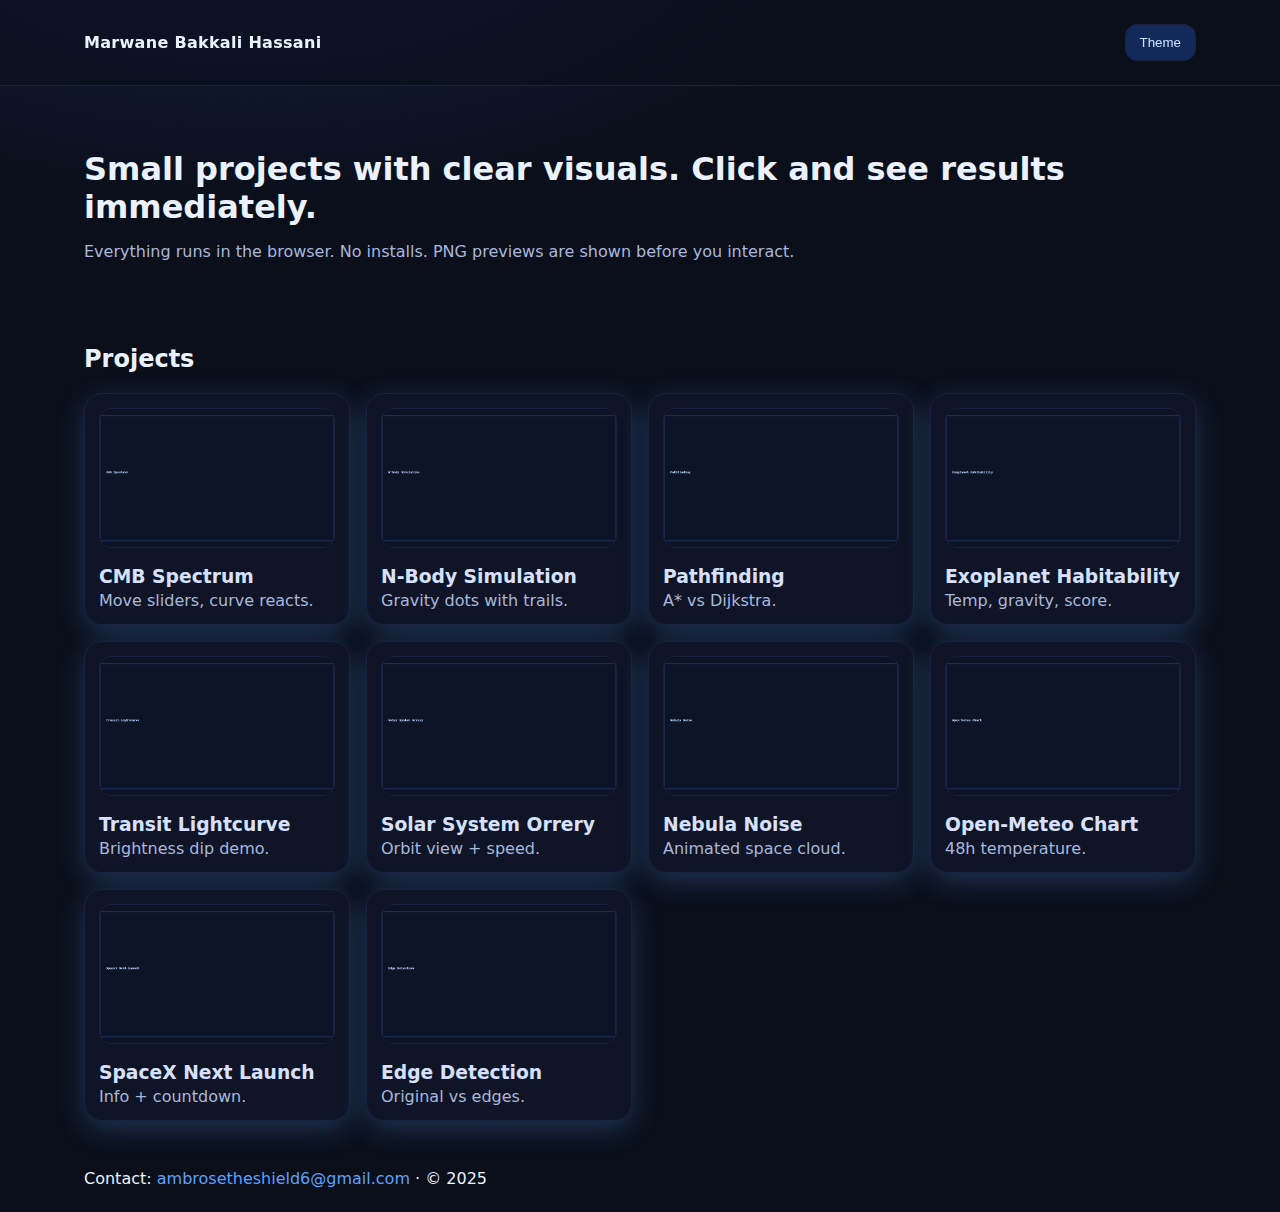
<file: index.html>
<!doctype html>
<html lang="en"><head>
<meta charset="utf-8"><meta name="viewport" content="width=device-width, initial-scale=1">
<title>Marwane Bakkali Hassani — Projects</title>
<meta name="description" content="10 browser projects with visuals and simple explanations.">
<link rel="stylesheet" href="assets/css/style.css">
</head><body>
<header class="nav"><div class="container">
  <div class="brand">Marwane Bakkali Hassani</div>
  <button id="theme" class="btn" aria-label="Toggle theme">Theme</button>
</div></header>
<section class="hero container">
  <h1>Small projects with clear visuals. Click and see results immediately.</h1>
  <p>Everything runs in the browser. No installs. PNG previews are shown before you interact.</p>
</section>
<section class="container"><h2>Projects</h2>
  <div class="grid">
    <a class="card" href="projects/cmb_web/index.html"><img src="assets/images/thumb_cmb.png" alt="CMB"><h3>CMB Spectrum</h3><p>Move sliders, curve reacts.</p></a>
    <a class="card" href="projects/nbody_web/index.html"><img src="assets/images/thumb_nbody.png" alt="N-Body"><h3>N-Body Simulation</h3><p>Gravity dots with trails.</p></a>
    <a class="card" href="projects/pathfinding/index.html"><img src="assets/images/thumb_path.png" alt="Pathfinding"><h3>Pathfinding</h3><p>A* vs Dijkstra.</p></a>
    <a class="card" href="projects/exoplanet_habitability/index.html"><img src="assets/images/thumb_hab.png" alt="Hab"><h3>Exoplanet Habitability</h3><p>Temp, gravity, score.</p></a>
    <a class="card" href="projects/transit_sim/index.html"><img src="assets/images/thumb_transit.png" alt="Transit"><h3>Transit Lightcurve</h3><p>Brightness dip demo.</p></a>
    <a class="card" href="projects/solar_orrery/index.html"><img src="assets/images/thumb_orrery.png" alt="Orrery"><h3>Solar System Orrery</h3><p>Orbit view + speed.</p></a>
    <a class="card" href="projects/nebula_noise/index.html"><img src="assets/images/thumb_nebula.png" alt="Nebula"><h3>Nebula Noise</h3><p>Animated space cloud.</p></a>
    <a class="card" href="projects/open_meteo/index.html"><img src="assets/images/thumb_meteo.png" alt="Meteo"><h3>Open-Meteo Chart</h3><p>48h temperature.</p></a>
    <a class="card" href="projects/spacex_launch/index.html"><img src="assets/images/thumb_spx.png" alt="SpaceX"><h3>SpaceX Next Launch</h3><p>Info + countdown.</p></a>
    <a class="card" href="projects/edge_detect/index.html"><img src="assets/images/thumb_edge.png" alt="Edges"><h3>Edge Detection</h3><p>Original vs edges.</p></a>
  </div>
</section>
<footer><div class="container">Contact: <a href="mailto:ambrosetheshield6@gmail.com">ambrosetheshield6@gmail.com</a> · © 2025</div></footer>
<script>
document.getElementById('theme').onclick = function(){
  document.documentElement.classList.toggle('light');
};
</script>
</body></html>
</file>
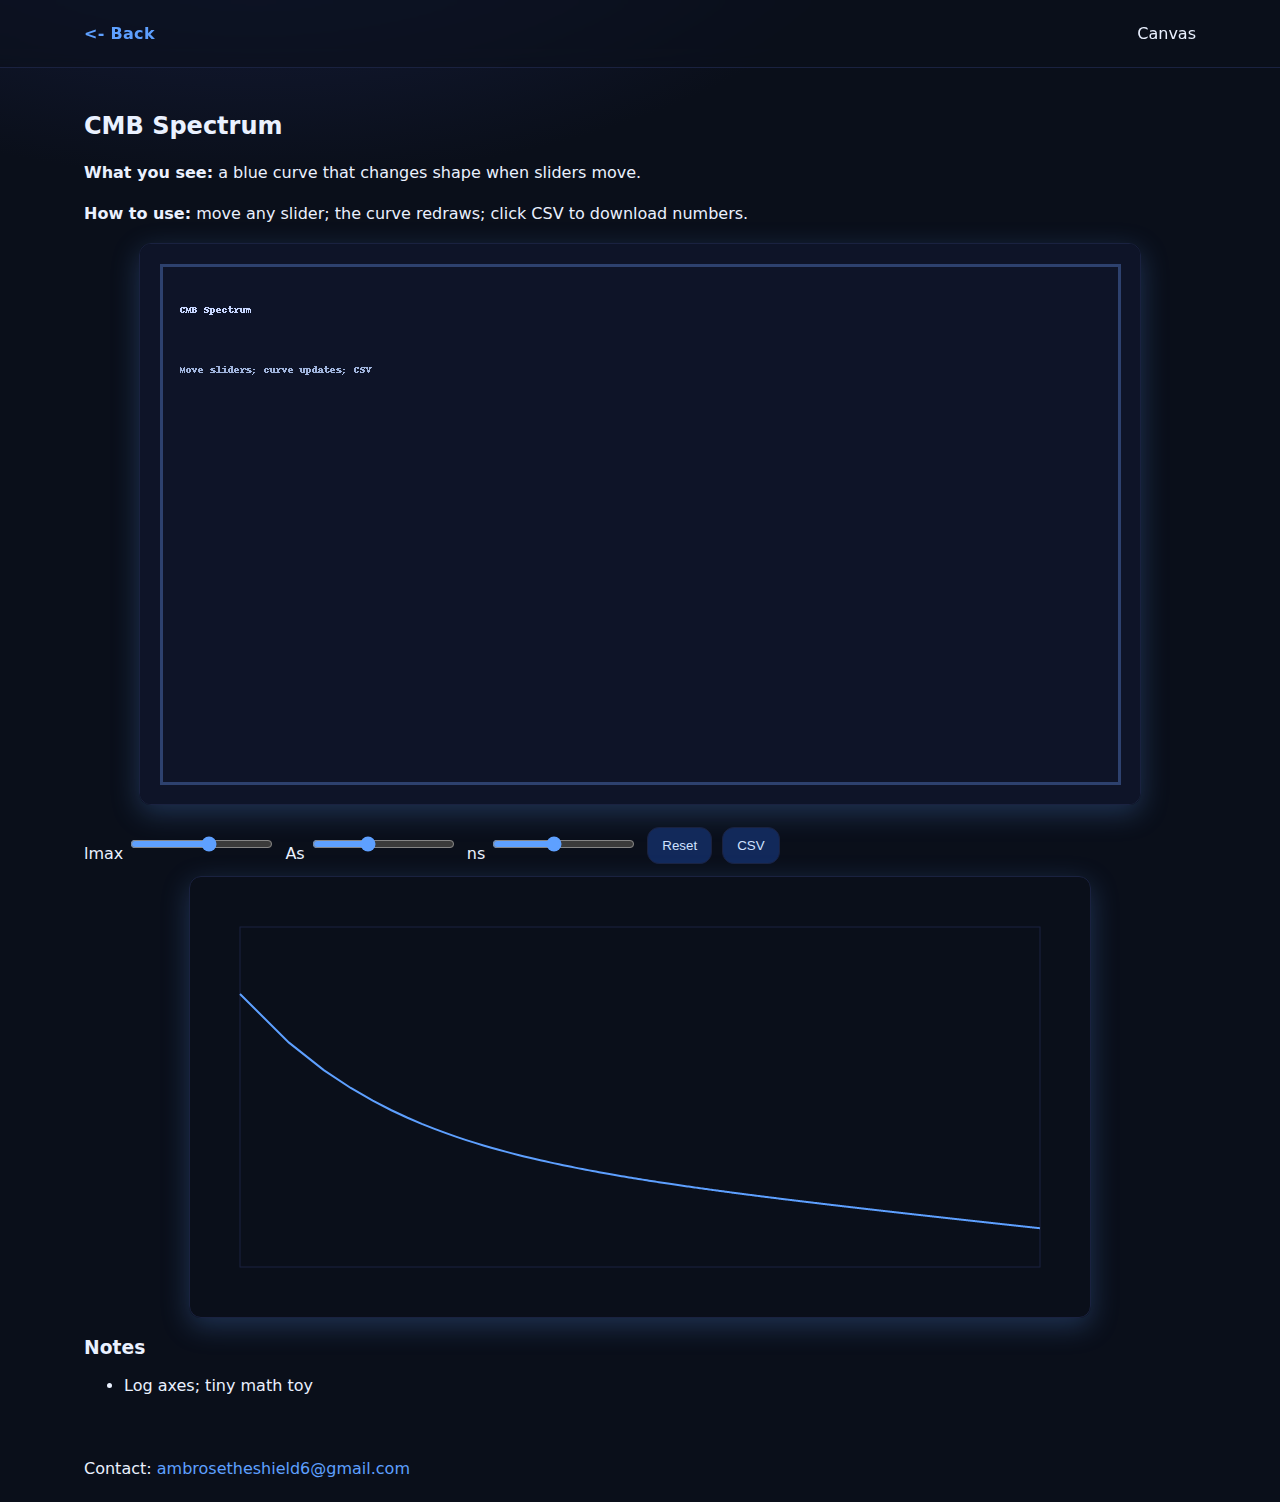
<file: projects/cmb_web/index.html>
<!doctype html><html lang='en'><head>
<meta charset='utf-8'><meta name='viewport' content='width=device-width, initial-scale=1'>
<title>CMB Spectrum</title><link rel='stylesheet' href='../../assets/css/style.css'></head><body>
<header class='nav'><div class='container'><a class='brand' href='../../index.html'><- Back</a><div class='badge'>Canvas</div></div></header>
<section class='container prose'>
  <h2>CMB Spectrum</h2>
  <p><strong>What you see:</strong> a blue curve that changes shape when sliders move.</p>
  <p><strong>How to use:</strong> move any slider; the curve redraws; click CSV to download numbers.</p>
  <div class='center'><img src='../../assets/images/preview_cmb.png' alt='Preview' class='img-frame' style='max-width:100%;height:auto;margin-bottom:10px'></div>
  <div class='controls'><label>lmax <input id='lmax' type='range' min='200' max='2500' value='1500'></label><label>As <input id='As' type='range' min='1.0e-9' max='4.0e-9' step='1.0e-10' value='2.1e-9'></label><label>ns <input id='ns' type='range' min='0.8' max='1.2' step='0.005' value='0.965'></label><button class='btn' id='reset'>Reset</button><button class='btn' id='csv'>CSV</button></div>
  <div class='center'><canvas id='plot' width='900' height='440' class='img-frame'></canvas></div>
  <h3>Notes</h3>
  <ul><li>Log axes; tiny math toy</li></ul>
</section>
<footer><div class='container'>Contact: <a href='mailto:ambrosetheshield6@gmail.com'>ambrosetheshield6@gmail.com</a></div></footer>
<script>const cv=document.getElementById('plot'),ctx=cv.getContext('2d');const lmaxEl=document.getElementById('lmax'), AsEl=document.getElementById('As'), nsEl=document.getElementById('ns');document.getElementById('reset').onclick=()=>{lmaxEl.value=1500;AsEl.value=2.1e-9;nsEl.value=0.965;draw()};
function cl(ell,As,ns){return As*Math.pow(Math.max(ell,1), ns-3.0)}function compute(){const lmax=+lmaxEl.value, As=+AsEl.value, ns=+nsEl.value;const ell=Array.from({length:lmax-1},(_,i)=>i+2);const Dl=ell.map(l=> l*(l+1)*cl(l,As,ns)/(2*Math.PI));return {ell,Dl}}
function draw(){const o=compute(),ell=o.ell,Dl=o.Dl;ctx.clearRect(0,0,cv.width,cv.height);const pad=50,w=cv.width-2*pad,h=cv.height-2*pad;ctx.strokeStyle='#1a2240';ctx.strokeRect(pad,pad,w,h);const xmin=ell[0],xmax=ell[ell.length-1];const vals=Dl.filter(x=>x>0);const ymin=Math.min.apply(null,vals)*0.9, ymax=Math.max.apply(null,vals)*1.2;const lx=function(x){return pad+(Math.log(x)-Math.log(xmin))/(Math.log(xmax)-Math.log(xmin))*w};const ly=function(y){return pad+(1-(Math.log(y)-Math.log(ymin))/(Math.log(ymax)-Math.log(ymin)))*h};ctx.beginPath();ctx.strokeStyle='#5ea0ff';ctx.lineWidth=2;for(var i=0;i<ell.length;i++){var x=lx(ell[i]),y=ly(Dl[i]); if(i===0)ctx.moveTo(x,y); else ctx.lineTo(x,y);} ctx.stroke();}
[lmaxEl,AsEl,nsEl].forEach(function(el){el.addEventListener('input',draw)}); draw();
document.getElementById('csv').onclick=function(){const o=compute(),ell=o.ell,Dl=o.Dl;var csv='ell,Dl\n';for(var i=0;i<ell.length;i++) csv+=ell[i]+','+Dl[i]+'\n';const blob=new Blob([csv],{type:'text/csv'});const url=URL.createObjectURL(blob);const a=document.createElement('a');a.href=url;a.download='cmb_spectrum.csv';a.click();URL.revokeObjectURL(url);};</script>
</body></html>
</file>
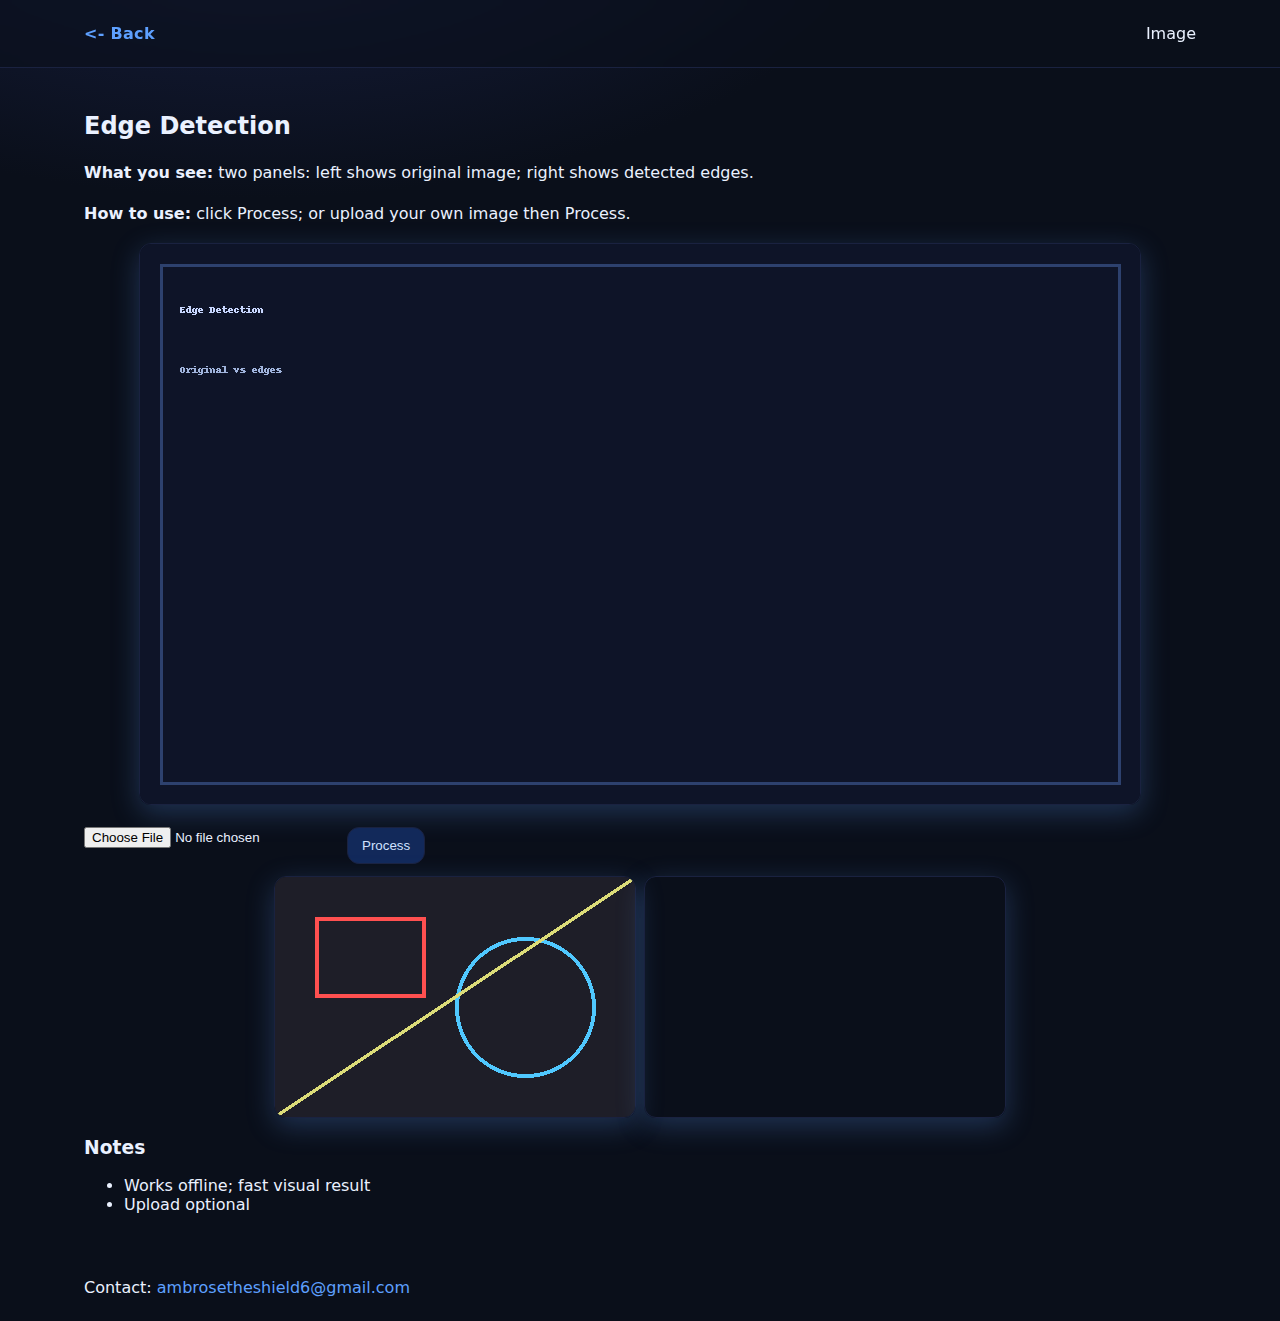
<file: projects/edge_detect/index.html>
<!doctype html><html lang='en'><head>
<meta charset='utf-8'><meta name='viewport' content='width=device-width, initial-scale=1'>
<title>Edge Detection</title><link rel='stylesheet' href='../../assets/css/style.css'></head><body>
<header class='nav'><div class='container'><a class='brand' href='../../index.html'><- Back</a><div class='badge'>Image</div></div></header>
<section class='container prose'>
  <h2>Edge Detection</h2>
  <p><strong>What you see:</strong> two panels: left shows original image; right shows detected edges.</p>
  <p><strong>How to use:</strong> click Process; or upload your own image then Process.</p>
  <div class='center'><img src='../../assets/images/preview_edge.png' alt='Preview' class='img-frame' style='max-width:100%;height:auto;margin-bottom:10px'></div>
  
  <div class='controls'><input type='file' id='file'><button class='btn' id='run'>Process</button></div><div class='center'><canvas id='in' width='360' height='240' class='img-frame' style='margin-right:8px'></canvas><canvas id='out' width='360' height='240' class='img-frame'></canvas></div>
  <h3>Notes</h3>
  <ul><li>Works offline; fast visual result</li><li>Upload optional</li></ul>
</section>
<footer><div class='container'>Contact: <a href='mailto:ambrosetheshield6@gmail.com'>ambrosetheshield6@gmail.com</a></div></footer>
<script>
const cin=document.getElementById('in'), cout=document.getElementById('out'), ctxIn=cin.getContext('2d'), ctxOut=cout.getContext('2d');
const img=new Image(); img.onload=()=>{ ctxIn.drawImage(img,0,0,cin.width,cin.height) }; img.src='../../assets/images/sample_edges.png';
document.getElementById('file').onchange=function(ev){ const f=ev.target.files[0]; if(!f) return; const reader=new FileReader(); reader.onload=function(){ const im=new Image(); im.onload=function(){ ctxIn.clearRect(0,0,cin.width,cin.height); ctxIn.drawImage(im,0,0,cin.width,cin.height); }; im.src=reader.result; }; reader.readAsDataURL(f); };
document.getElementById('run').onclick=function(){
  const src=ctxIn.getImageData(0,0,cin.width,cin.height); const dst=ctxOut.createImageData(src.width,src.height);
  function gray(i){return 0.299*src.data[i]+0.587*src.data[i+1]+0.114*src.data[i+2]}
  const w=src.width,h=src.height;
  for(let y=1;y<h-1;y++){
    for(let x=1;x<w-1;x++){
      const i=(y*w+x)*4;
      const gx = -gray(i-4-w*4)-2*gray(i-w*4)-gray(i+4-w*4) + gray(i-4+w*4)+2*gray(i+w*4)+gray(i+4+w*4);
      const gy = -gray(i-4-w*4)-2*gray(i-4)+-gray(i-4+w*4) + gray(i+4-w*4)+2*gray(i+4)+gray(i+4+w*4);
      const g = Math.min(255, Math.sqrt(gx*gx + gy*gy));
      dst.data[i]=dst.data[i+1]=dst.data[i+2]=g; dst.data[i+3]=255;
    }
  }
  ctxOut.putImageData(dst,0,0);
};
</script>
</body></html>
</file>
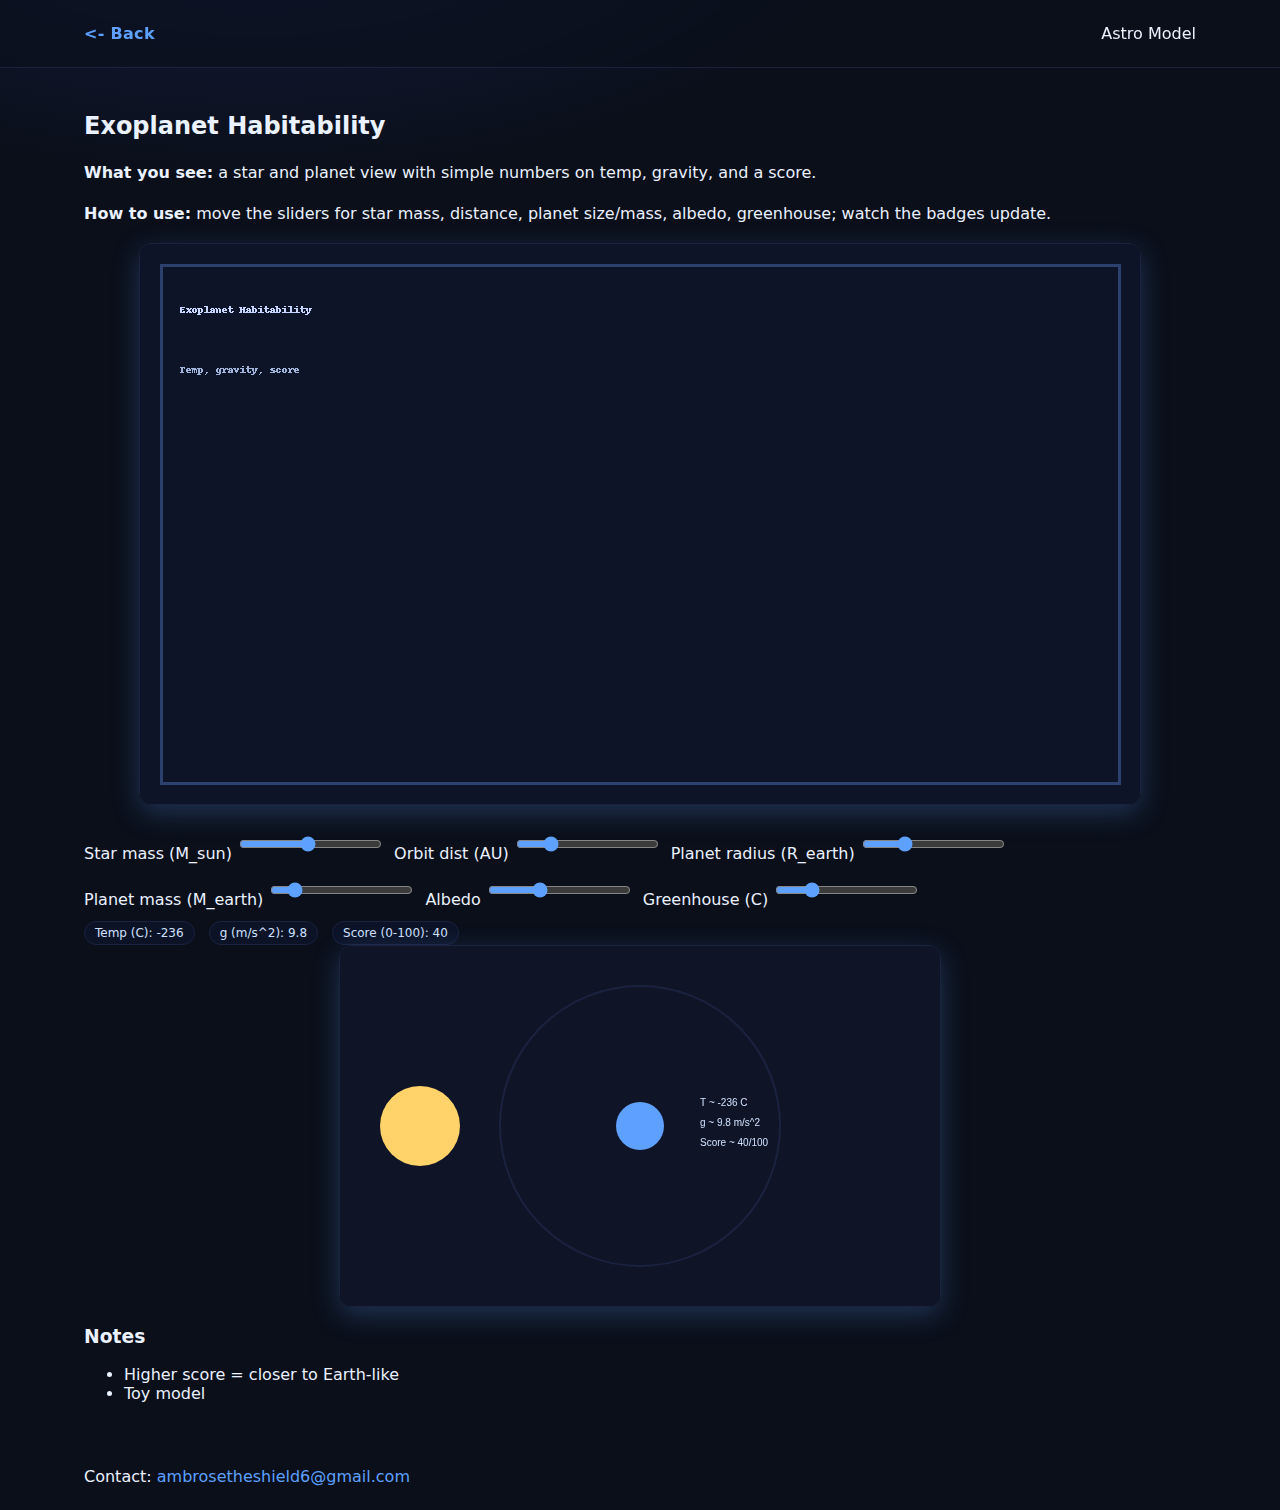
<file: projects/exoplanet_habitability/index.html>
<!doctype html><html lang='en'><head>
<meta charset='utf-8'><meta name='viewport' content='width=device-width, initial-scale=1'>
<title>Exoplanet Habitability</title><link rel='stylesheet' href='../../assets/css/style.css'></head><body>
<header class='nav'><div class='container'><a class='brand' href='../../index.html'><- Back</a><div class='badge'>Astro Model</div></div></header>
<section class='container prose'>
  <h2>Exoplanet Habitability</h2>
  <p><strong>What you see:</strong> a star and planet view with simple numbers on temp, gravity, and a score.</p>
  <p><strong>How to use:</strong> move the sliders for star mass, distance, planet size/mass, albedo, greenhouse; watch the badges update.</p>
  <div class='center'><img src='../../assets/images/preview_hab.png' alt='Preview' class='img-frame' style='max-width:100%;height:auto;margin-bottom:10px'></div>
  
  <div class='kpi'>Temp (C): <span id='kT'>0</span></div><div class='kpi'>g (m/s^2): <span id='kG'>0</span></div><div class='kpi'>Score (0-100): <span id='kS'>0</span></div><div class='center'><canvas id='planet' width='600' height='360' class='img-frame'></canvas></div>
  <h3>Notes</h3>
  <ul><li>Higher score = closer to Earth-like</li><li>Toy model</li></ul>
</section>
<footer><div class='container'>Contact: <a href='mailto:ambrosetheshield6@gmail.com'>ambrosetheshield6@gmail.com</a></div></footer>
<script>
const cv=document.getElementById('planet'), ctx=cv.getContext('2d');
function makeControls(){
  const wrap=document.createElement('div'); wrap.className='controls';
  wrap.innerHTML = [
    "Star mass (M_sun) <input id='mstar' type='range' min='0.1' max='2.0' step='0.01' value='1'>",
    "Orbit dist (AU) <input id='dist' type='range' min='0.1' max='5.0' step='0.01' value='1'>",
    "Planet radius (R_earth) <input id='r' type='range' min='0.5' max='2.5' step='0.01' value='1'>",
    "Planet mass (M_earth) <input id='m' type='range' min='0.2' max='10' step='0.1' value='1'>",
    "Albedo <input id='alb' type='range' min='0.0' max='0.9' step='0.01' value='0.3'>",
    "Greenhouse (C) <input id='gh' type='range' min='0' max='80' step='1' value='15'>"
  ].map(s=>"<label>"+s+"</label>").join("");
  document.querySelector('.prose').insertBefore(wrap, document.querySelector('.prose').children[4]);
}
makeControls();
const kT=document.getElementById('kT'), kG=document.getElementById('kG'), kS=document.getElementById('kS');
function compute(){
  const M=+mstar.value, d=+dist.value, R=+r.value, Mp=+m.value, A=+alb.value, GH=+gh.value;
  const L=Math.pow(M,3.5);
  const Teq = Math.pow((L*(1-A))/(16*Math.PI*Math.pow(d,2)*5.67e-8),0.25)-273.15;
  const T=Teq+GH;
  const g=9.80665*(Mp/Math.pow(R,2));
  const tScore = Math.max(0,100- Math.abs(T-22)*3);
  const gScore = Math.max(0,100- Math.abs(g-9.8)*6);
  const score = Math.round(0.6*tScore + 0.4*gScore);
  return {T:Math.round(T), g:Math.round(g*10)/10, score:score}
}
function draw(){
  const c=compute(); kT.textContent=c.T; kG.textContent=c.g; kS.textContent=c.score;
  ctx.clearRect(0,0,cv.width,cv.height);
  ctx.fillStyle='#0f1526'; ctx.fillRect(0,0,cv.width,cv.height);
  ctx.fillStyle='#ffd26a'; ctx.beginPath(); ctx.arc(80,180,40,0,6.283); ctx.fill();
  ctx.strokeStyle='#1a2240'; ctx.lineWidth=2; ctx.beginPath(); ctx.arc(300,180,140,0,6.283); ctx.stroke();
  ctx.fillStyle='#5ea0ff'; ctx.beginPath(); ctx.arc(300,180,24,0,6.283); ctx.fill();
  ctx.fillStyle='#cfe1ff'; ctx.fillText('T ~ '+c.T+' C', 360, 160);
  ctx.fillText('g ~ '+c.g+' m/s^2', 360, 180);
  ctx.fillText('Score ~ '+c.score+'/100', 360, 200);
}
['mstar','dist','r','m','alb','gh'].forEach(id=>document.getElementById(id).addEventListener('input',draw)); draw();
</script>
</body></html>
</file>
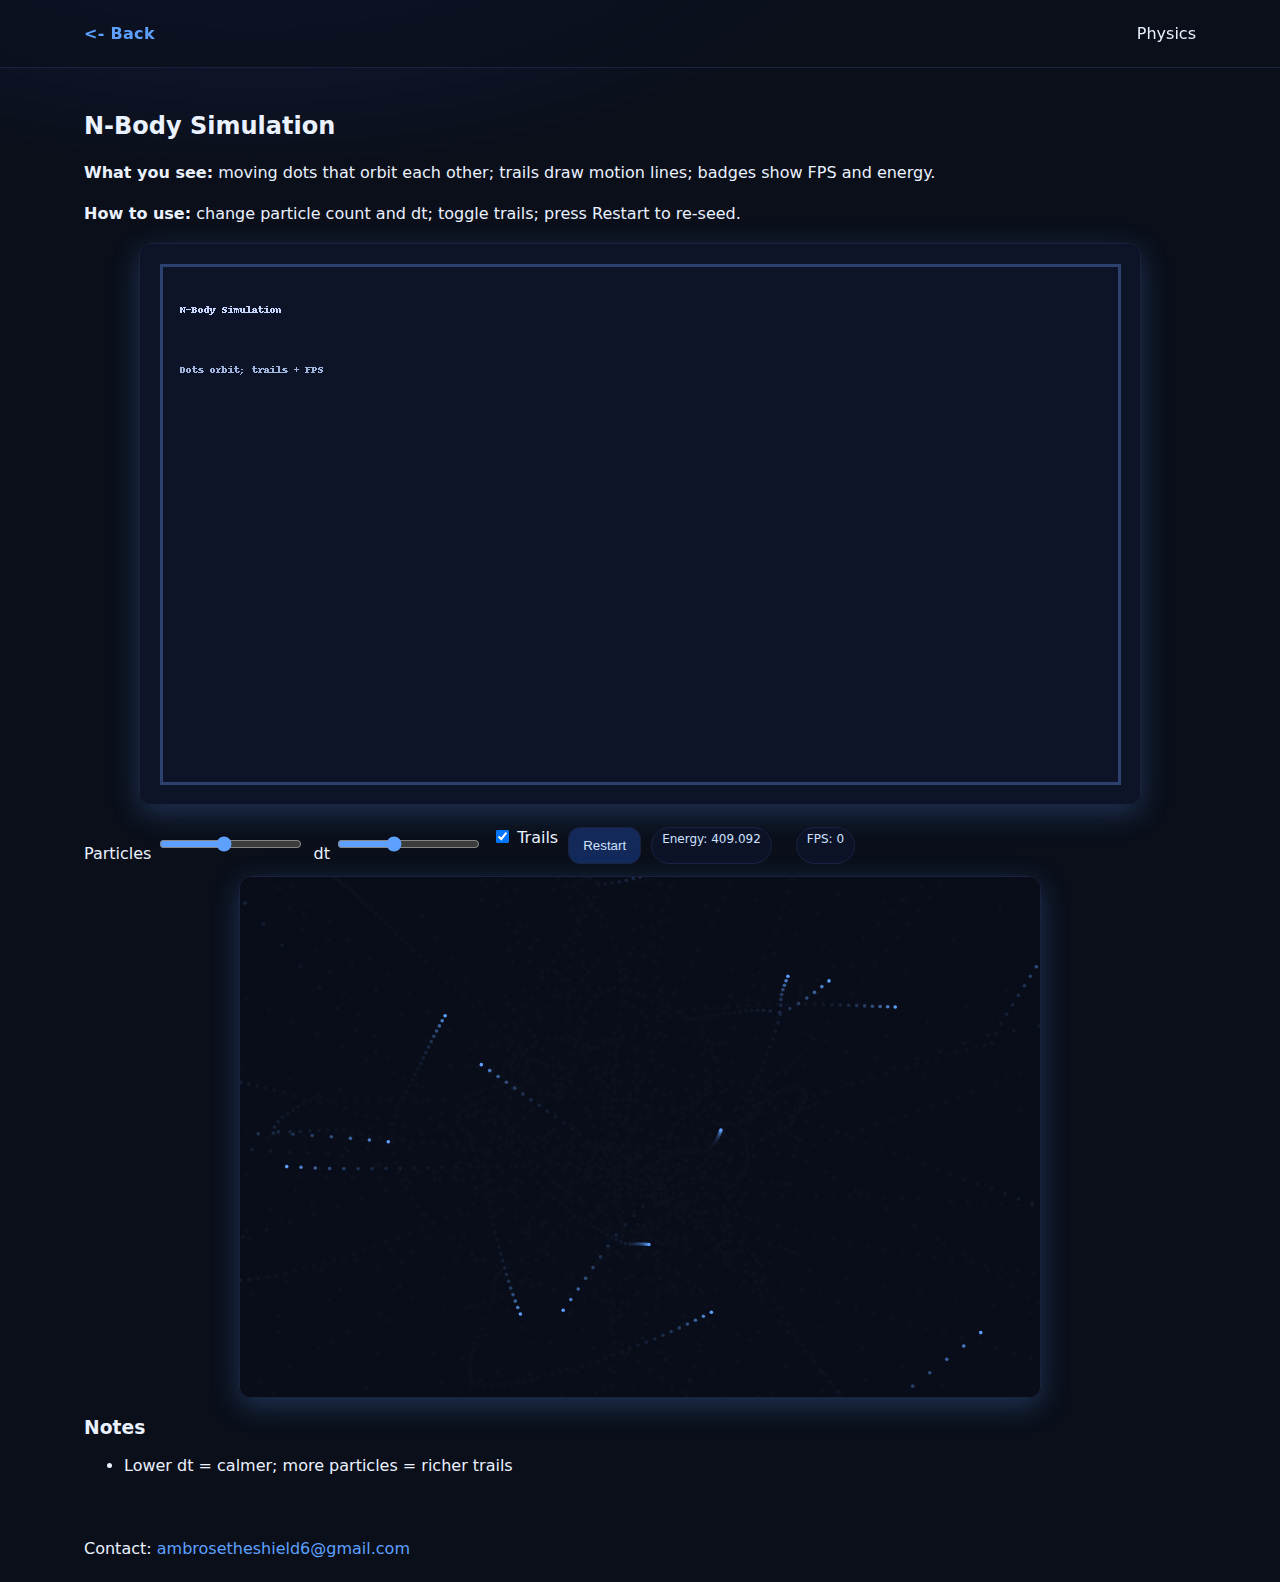
<file: projects/nbody_web/index.html>
<!doctype html><html lang='en'><head>
<meta charset='utf-8'><meta name='viewport' content='width=device-width, initial-scale=1'>
<title>N-Body Simulation</title><link rel='stylesheet' href='../../assets/css/style.css'></head><body>
<header class='nav'><div class='container'><a class='brand' href='../../index.html'><- Back</a><div class='badge'>Physics</div></div></header>
<section class='container prose'>
  <h2>N-Body Simulation</h2>
  <p><strong>What you see:</strong> moving dots that orbit each other; trails draw motion lines; badges show FPS and energy.</p>
  <p><strong>How to use:</strong> change particle count and dt; toggle trails; press Restart to re-seed.</p>
  <div class='center'><img src='../../assets/images/preview_nbody.png' alt='Preview' class='img-frame' style='max-width:100%;height:auto;margin-bottom:10px'></div>
  <div class='controls'><label>Particles <input id='n' type='range' min='20' max='200' value='100'></label><label>dt <input id='dt' type='range' min='1' max='20' value='8'></label><label><input type='checkbox' id='trails' checked> Trails</label><button class='btn' id='restart'>Restart</button><span class='kpi'>Energy: <span id='kE'>0</span></span><span class='kpi'>FPS: <span id='kFPS'>0</span></span></div>
  <div class='center'><canvas id='space' width='800' height='520' class='img-frame'></canvas></div>
  <h3>Notes</h3>
  <ul><li>Lower dt = calmer; more particles = richer trails</li></ul>
</section>
<footer><div class='container'>Contact: <a href='mailto:ambrosetheshield6@gmail.com'>ambrosetheshield6@gmail.com</a></div></footer>
<script>const cv=document.getElementById('space'), ctx=cv.getContext('2d');let N=80, dt=0.008, trails=true;let pos=[], vel=[], mass=[];const SOFT=1e-2, G=1.0; const kE=document.getElementById('kE'), kFPS=document.getElementById('kFPS');
function rnd(a,b){return Math.random()*(b-a)+a}
function init(){N=+document.getElementById('n').value;dt=(+document.getElementById('dt').value)/1000;trails=document.getElementById('trails').checked;pos=[]; vel=[]; mass=[];for(let i=0;i<N;i++){pos.push({x:rnd(-1,1), y:rnd(-1,1)});vel.push({x:rnd(-0.2,0.2), y:rnd(-0.2,0.2)});mass.push(rnd(0.5,2.0));}}
function energy(){let ke=0, pe=0;for(let i=0;i<N;i++){ke += 0.5*(vel[i].x*vel[i].x + vel[i].y*vel[i].y)*mass[i];for(let j=i+1;j<N;j++){const dx=pos[j].x-pos[i].x, dy=pos[j].y-pos[i].y;const r=Math.hypot(dx,dy)+SOFT;pe -= G*mass[i]*mass[j]/r;}}return (ke+pe)/N;}
function step(){const ax=new Array(N).fill(0), ay=new Array(N).fill(0);for(let i=0;i<N;i++){for(let j=0;j<N;j++){ if(i===j) continue;const dx=pos[j].x-pos[i].x, dy=pos[j].y-pos[i].y;const r2=dx*dx+dy*dy+SOFT*SOFT; const inv=1.0/(r2*Math.sqrt(r2));ax[i]+=G*mass[j]*dx*inv; ay[i]+=G*mass[j]*dy*inv;}}for(let i=0;i<N;i++){vel[i].x+=0.5*dt*ax[i]; vel[i].y+=0.5*dt*ay[i];pos[i].x+=dt*vel[i].x; pos[i].y+=dt*vel[i].y;}for(let i=0;i<N;i++){ax[i]=0; ay[i]=0;for(let j=0;j<N;j++){ if(i===j) continue;const dx=pos[j].x-pos[i].x, dy=pos[j].y-pos[i].y;const r2=dx*dx+dy*dy+SOFT*SOFT; const inv=1.0/(r2*Math.sqrt(r2));ax[i]+=G*mass[j]*dx*inv; ay[i]+=G*mass[j]*dy*inv;}vel[i].x+=0.5*dt*ax[i]; vel[i].y+=0.5*dt*ay[i];}}
function draw(){if(!trails){ ctx.clearRect(0,0,cv.width,cv.height); } else { ctx.fillStyle='rgba(10,15,26,0.25)'; ctx.fillRect(0,0,cv.width,cv.height); } ctx.save(); ctx.translate(cv.width/2, cv.height/2); ctx.scale(180,180); ctx.fillStyle='#5ea0ff'; for(let i=0;i<N;i++){ ctx.beginPath(); ctx.arc(pos[i].x, pos[i].y, 0.01, 0, 6.283); ctx.fill(); } ctx.restore();}
let lastTime=performance.now(), frames=0;function loop(){frames++; const now=performance.now(); if(now-lastTime>=1000){ kFPS.textContent=frames; frames=0; lastTime=now; } step(); draw(); kE.textContent=energy().toFixed(3); requestAnimationFrame(loop);}document.getElementById('restart').onclick=()=>{init(); ctx.clearRect(0,0,cv.width,cv.height)};document.getElementById('n').oninput=()=>{init()}; document.getElementById('dt').oninput=()=>{init()};document.getElementById('trails').onchange=()=>{trails=document.getElementById('trails').checked};init(); loop();</script>
</body></html>
</file>
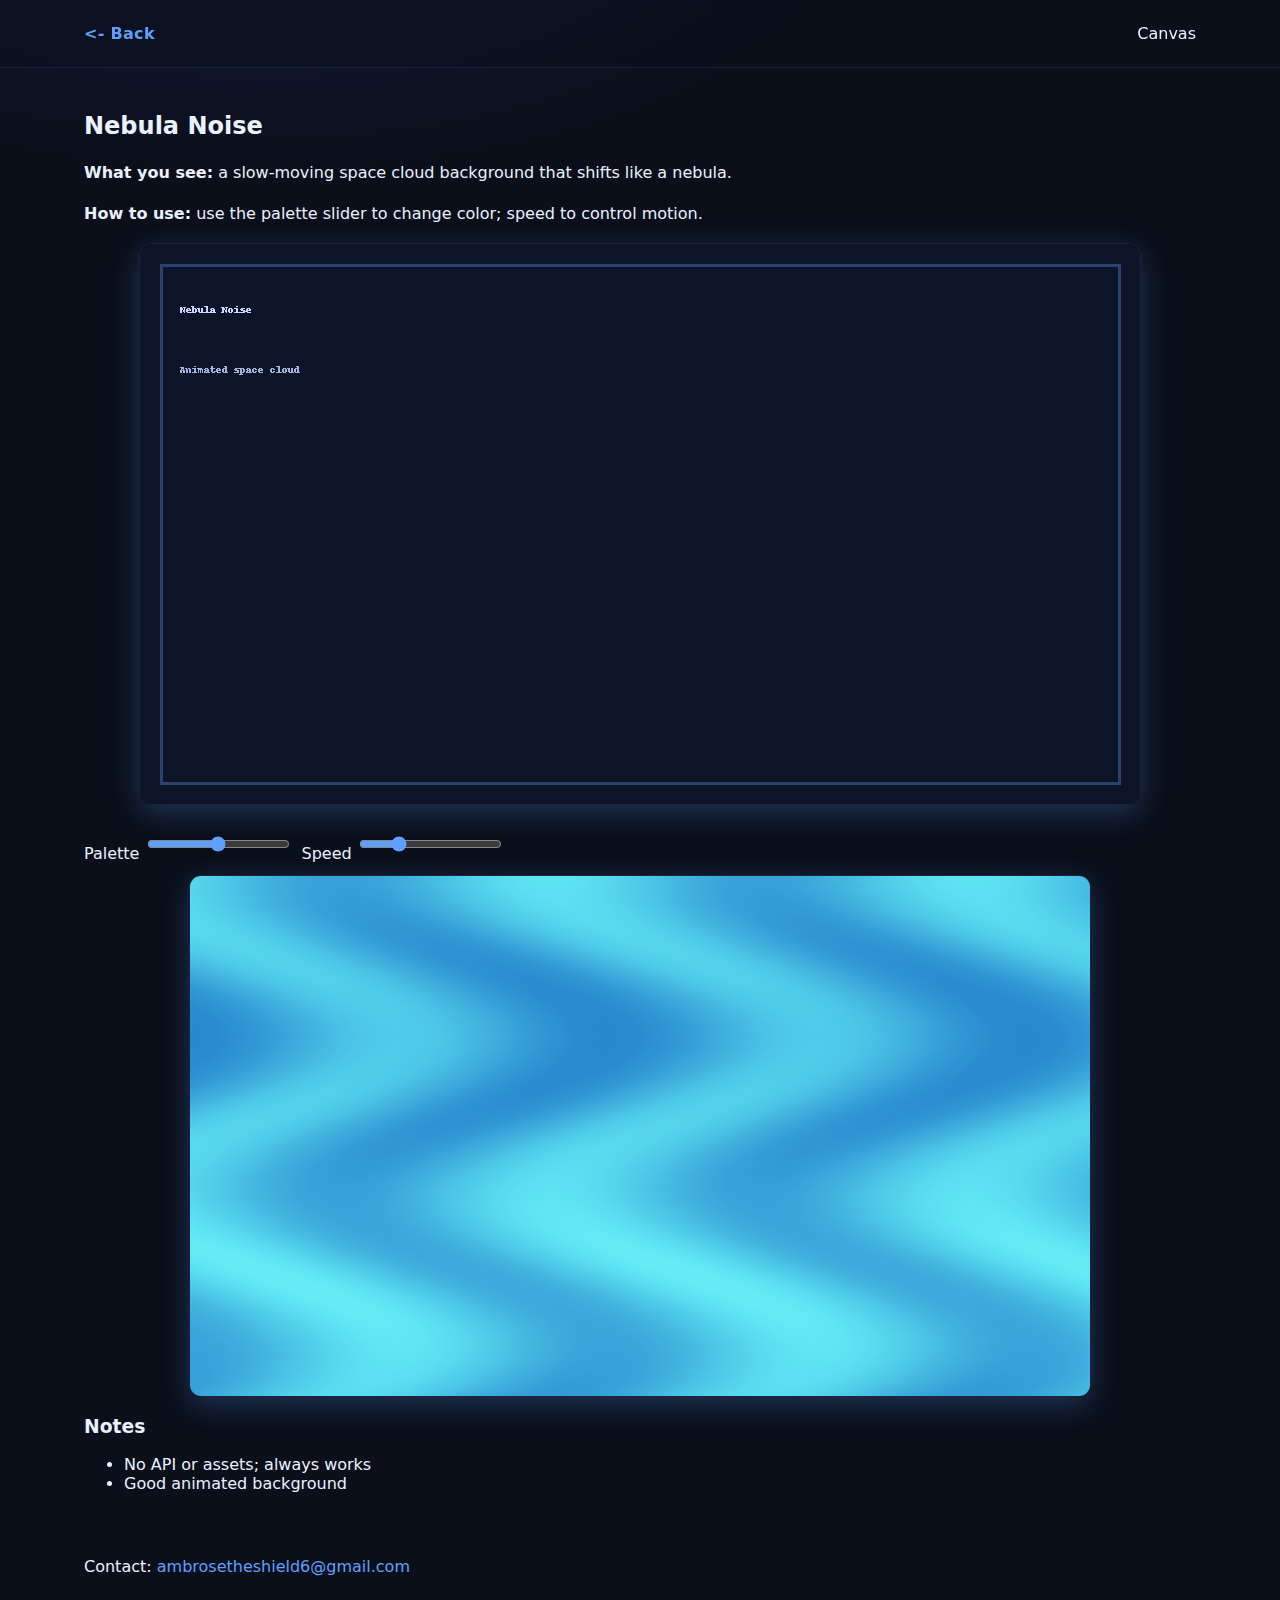
<file: projects/nebula_noise/index.html>
<!doctype html><html lang='en'><head>
<meta charset='utf-8'><meta name='viewport' content='width=device-width, initial-scale=1'>
<title>Nebula Noise</title><link rel='stylesheet' href='../../assets/css/style.css'></head><body>
<header class='nav'><div class='container'><a class='brand' href='../../index.html'><- Back</a><div class='badge'>Canvas</div></div></header>
<section class='container prose'>
  <h2>Nebula Noise</h2>
  <p><strong>What you see:</strong> a slow-moving space cloud background that shifts like a nebula.</p>
  <p><strong>How to use:</strong> use the palette slider to change color; speed to control motion.</p>
  <div class='center'><img src='../../assets/images/preview_nebula.png' alt='Preview' class='img-frame' style='max-width:100%;height:auto;margin-bottom:10px'></div>
  
  <div class='center'><canvas id='neb' width='900' height='520' class='img-frame'></canvas></div>
  <h3>Notes</h3>
  <ul><li>No API or assets; always works</li><li>Good animated background</li></ul>
</section>
<footer><div class='container'>Contact: <a href='mailto:ambrosetheshield6@gmail.com'>ambrosetheshield6@gmail.com</a></div></footer>
<script>
const cv=document.getElementById('neb'), ctx=cv.getContext('2d');
function makeControls(){
  const wrap=document.createElement('div'); wrap.className='controls';
  wrap.innerHTML = [
    "Palette <input id='pal' type='range' min='0' max='4' value='2'>",
    "Speed <input id='spd' type='range' min='1' max='10' value='3'>"
  ].map(s=>"<label>"+s+"</label>").join("");
  document.querySelector('.prose').insertBefore(wrap, document.querySelector('.prose').children[4]);
}
makeControls();
const pal=document.getElementById('pal'), spd=document.getElementById('spd');
const w=cv.width,h=cv.height; const img=ctx.createImageData(w,h);
function noise2d(x,y,t){ const n=Math.sin(x*0.015 + Math.sin(y*0.02+ t)*2.0 + t*0.3) + Math.cos(y*0.013 + t*0.7) * 0.5; return (n+2.0)/3.0; }
let t=0;
function draw(){
  t += (+spd.value)*0.01;
  const mode=+pal.value|0;
  for(let y=0;y<h;y++){
    for(let x=0;x<w;x++){
      const n=noise2d(x,y,t);
      let r,g,b;
      if(mode===0){ r=20+120*n; g=40+80*n; b=120+130*n; }
      if(mode===1){ r=140+80*n; g=20+60*n; b=120+90*n; }
      if(mode===2){ r=30+60*n; g=120+100*n; b=200+40*n; }
      if(mode===3){ r=180+50*n; g=120+40*n; b=20+30*n; }
      if(mode===4){ r=220*n; g=220*(1-n); b=220; }
      const i=(y*w+x)*4; img.data[i]=r|0; img.data[i+1]=g|0; img.data[i+2]=b|0; img.data[i+3]=255;
    }
  }
  ctx.putImageData(img,0,0);
  requestAnimationFrame(draw);
}
draw();
</script>
</body></html>
</file>
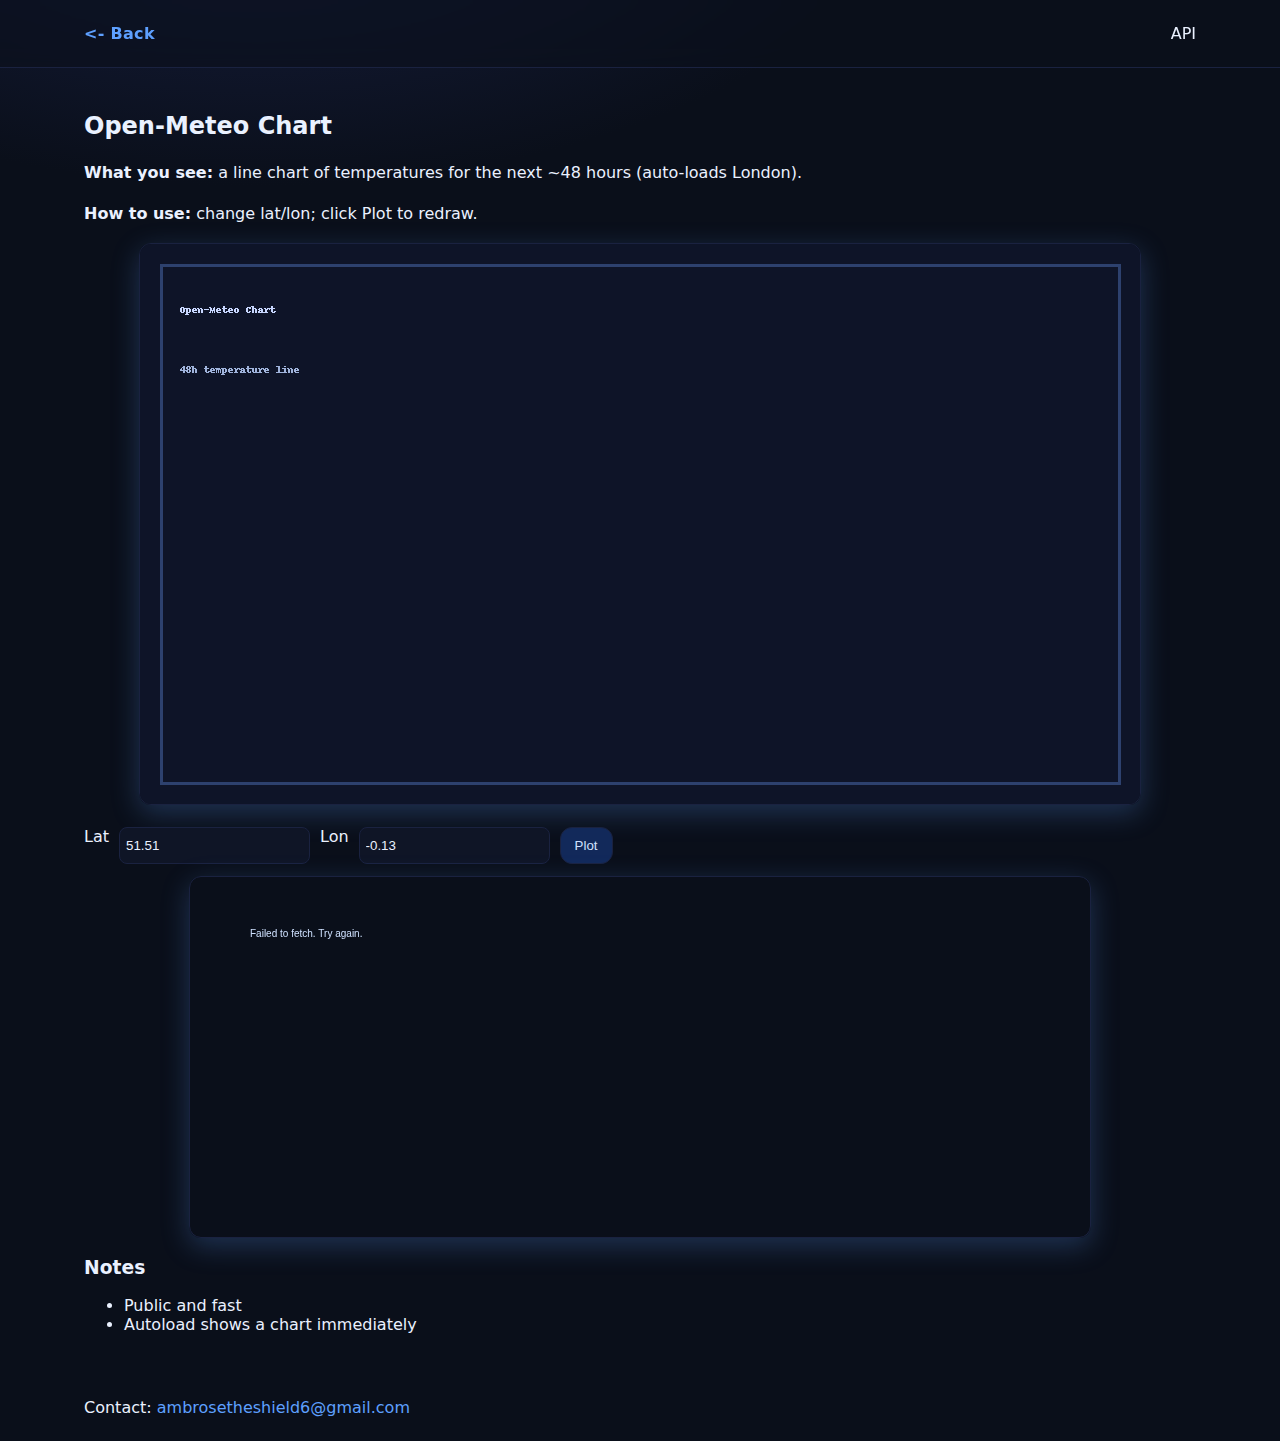
<file: projects/open_meteo/index.html>
<!doctype html><html lang='en'><head>
<meta charset='utf-8'><meta name='viewport' content='width=device-width, initial-scale=1'>
<title>Open-Meteo Chart</title><link rel='stylesheet' href='../../assets/css/style.css'></head><body>
<header class='nav'><div class='container'><a class='brand' href='../../index.html'><- Back</a><div class='badge'>API</div></div></header>
<section class='container prose'>
  <h2>Open-Meteo Chart</h2>
  <p><strong>What you see:</strong> a line chart of temperatures for the next ~48 hours (auto-loads London).</p>
  <p><strong>How to use:</strong> change lat/lon; click Plot to redraw.</p>
  <div class='center'><img src='../../assets/images/preview_meteo.png' alt='Preview' class='img-frame' style='max-width:100%;height:auto;margin-bottom:10px'></div>
  
  <div class='center'><canvas id='chart' width='900' height='360' class='img-frame'></canvas></div>
  <h3>Notes</h3>
  <ul><li>Public and fast</li><li>Autoload shows a chart immediately</li></ul>
</section>
<footer><div class='container'>Contact: <a href='mailto:ambrosetheshield6@gmail.com'>ambrosetheshield6@gmail.com</a></div></footer>
<script>
function makeControls(){
  const wrap=document.createElement('div'); wrap.className='controls';
  wrap.innerHTML = [
    "Lat <input id='lat' type='number' step='0.01' value='51.51'>",
    "Lon <input id='lon' type='number' step='0.01' value='-0.13'>",
    "<button class='btn' id='load'>Plot</button>"
  ].join(" ");
  document.querySelector('.prose').insertBefore(wrap, document.querySelector('.prose').children[4]);
}
makeControls();
async function getJSON(url){ const r=await fetch(url); if(!r.ok) throw new Error('HTTP '+r.status); return r.json();}
async function plot(){
  const lat=+document.getElementById('lat').value, lon=+document.getElementById('lon').value;
  const url='https://api.open-meteo.com/v1/forecast?latitude='+lat+'&longitude='+lon+'&hourly=temperature_2m&forecast_days=2';
  const cv=document.getElementById('chart'), ctx=cv.getContext('2d'); ctx.clearRect(0,0,cv.width,cv.height);
  try{
    const j=await getJSON(url); const ys=j.hourly.temperature_2m;
    const pad=50,w=cv.width-2*pad,h=cv.height-2*pad; ctx.strokeStyle='#1a2240'; ctx.strokeRect(pad,pad,w,h);
    const ymin=Math.min.apply(null,ys)-1, ymax=Math.max.apply(null,ys)+1;
    const lx=function(i){return pad+i/(ys.length-1)*w}; const ly=function(v){return pad+(1-(v-ymin)/(ymax-ymin))*h};
    ctx.beginPath(); ctx.strokeStyle='#5ea0ff'; ctx.lineWidth=2;
    for(var i=0;i<ys.length;i++){var x=lx(i), y=ly(ys[i]); if(i==0) ctx.moveTo(x,y); else ctx.lineTo(x,y);} ctx.stroke();
  }catch(e){
    const msg='Failed to fetch. Try again.'; ctx.fillStyle='#cfe1ff'; ctx.fillText(msg, 60, 60);
  }
}
document.getElementById('load').onclick=plot; plot();
</script>
</body></html>
</file>
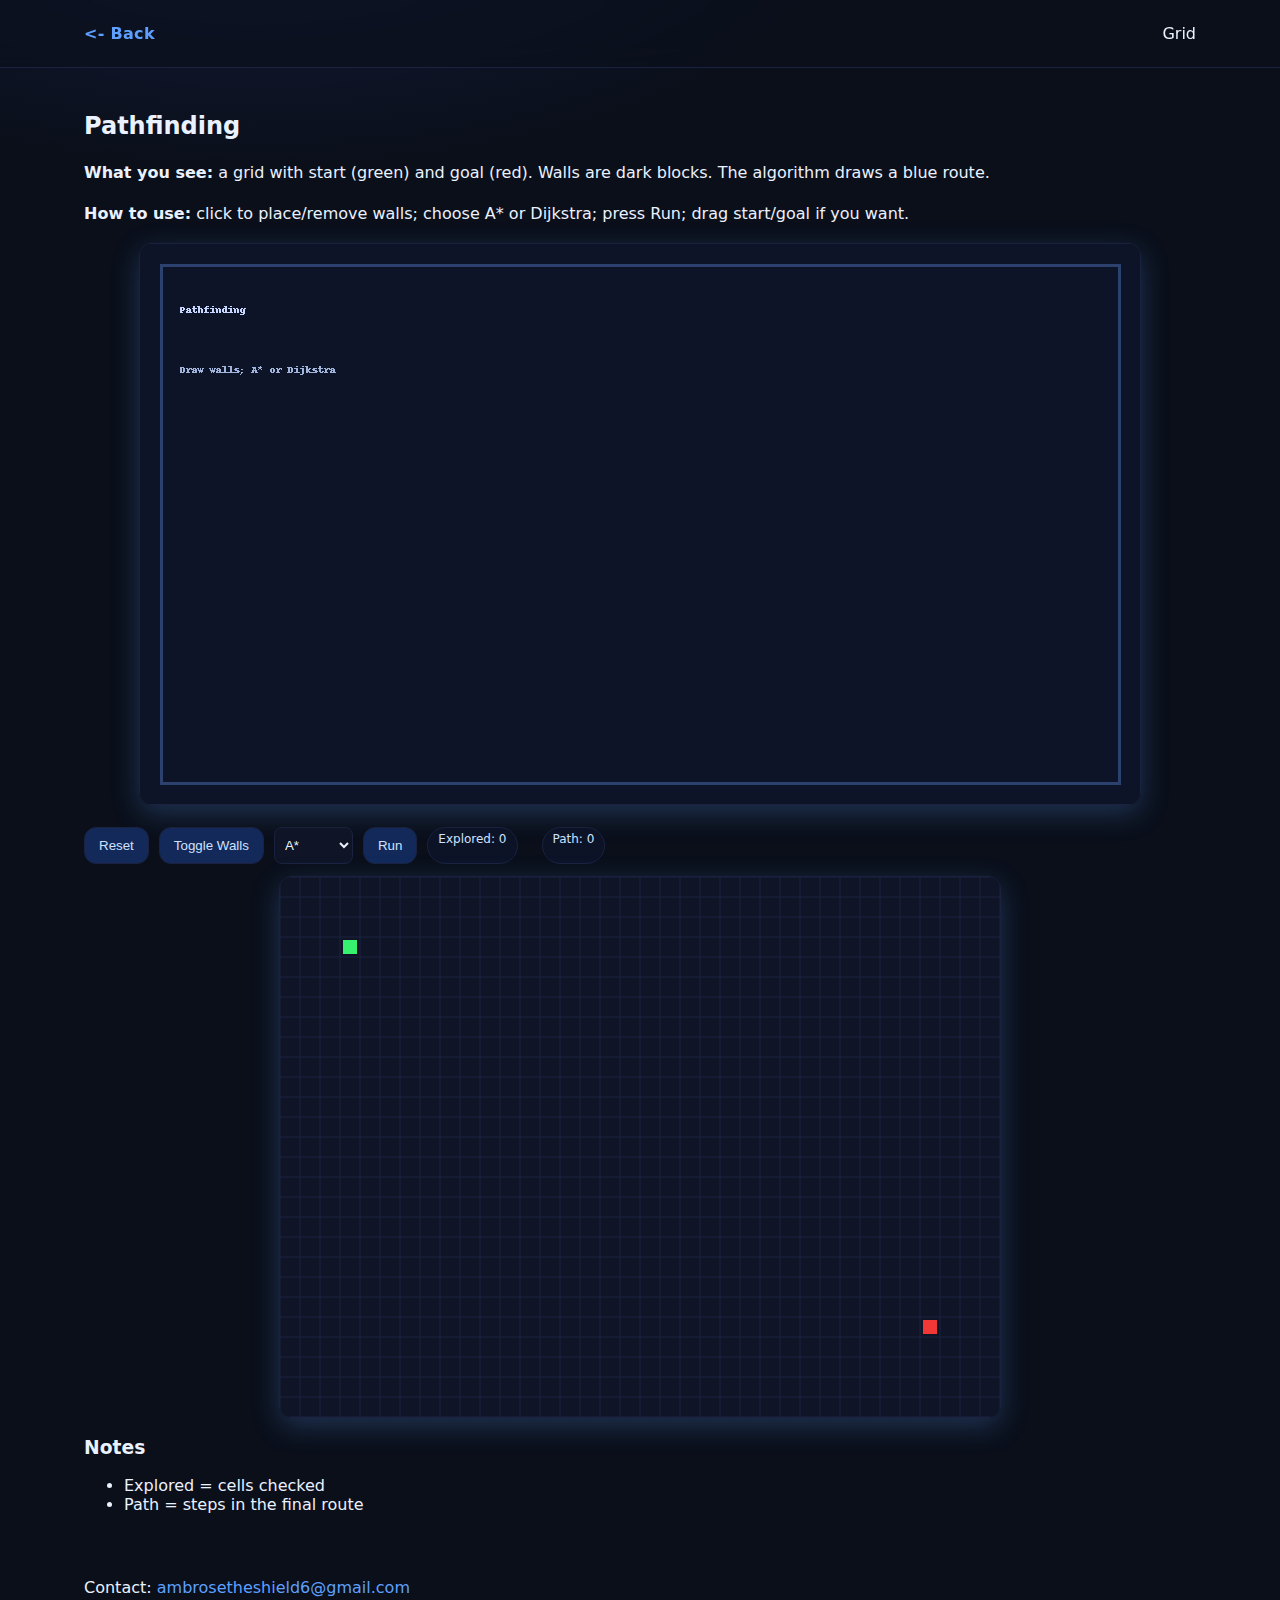
<file: projects/pathfinding/index.html>
<!doctype html><html lang='en'><head>
<meta charset='utf-8'><meta name='viewport' content='width=device-width, initial-scale=1'>
<title>Pathfinding</title><link rel='stylesheet' href='../../assets/css/style.css'></head><body>
<header class='nav'><div class='container'><a class='brand' href='../../index.html'><- Back</a><div class='badge'>Grid</div></div></header>
<section class='container prose'>
  <h2>Pathfinding</h2>
  <p><strong>What you see:</strong> a grid with start (green) and goal (red). Walls are dark blocks. The algorithm draws a blue route.</p>
  <p><strong>How to use:</strong> click to place/remove walls; choose A* or Dijkstra; press Run; drag start/goal if you want.</p>
  <div class='center'><img src='../../assets/images/preview_path.png' alt='Preview' class='img-frame' style='max-width:100%;height:auto;margin-bottom:10px'></div>
  <div class='controls'><button class='btn' id='reset'>Reset</button><button class='btn' id='walls'>Toggle Walls</button><select id='algo'><option value='astar'>A*</option><option value='dijkstra'>Dijkstra</option></select><button class='btn' id='run'>Run</button><span class='kpi'>Explored: <span id='kExplored'>0</span></span><span class='kpi'>Path: <span id='kLen'>0</span></span></div>
  <div class='center'><canvas id='grid' width='720' height='540' class='img-frame'></canvas></div>
  <h3>Notes</h3>
  <ul><li>Explored = cells checked</li><li>Path = steps in the final route</li></ul>
</section>
<footer><div class='container'>Contact: <a href='mailto:ambrosetheshield6@gmail.com'>ambrosetheshield6@gmail.com</a></div></footer>
<script>const canvas=document.getElementById('grid'),ctx=canvas.getContext('2d');const kExplored=document.getElementById('kExplored'), kLen=document.getElementById('kLen');const W=36,H=27,S=20; let walls=new Set(); let dragging=null; let makingWalls=false;let start={x:3,y:3}, goal={x:32,y:22};
function key(x,y){return x+','+y}
function draw(){ctx.clearRect(0,0,canvas.width,canvas.height);ctx.fillStyle='#0f1526'; ctx.fillRect(0,0,canvas.width,canvas.height);ctx.strokeStyle='#1a2240';
for(let x=0;x<=W;x++){ctx.beginPath();ctx.moveTo(x*S,0);ctx.lineTo(x*S,H*S);ctx.stroke()}
for(let y=0;y<=H;y++){ctx.beginPath();ctx.moveTo(0,y*S);ctx.lineTo(W*S,y*S);ctx.stroke()}
ctx.fillStyle='#1f335f'; walls.forEach(k=>{const a=k.split(',');const x=parseInt(a[0]);const y=parseInt(a[1]); ctx.fillRect(x*S+1,y*S+1,S-2,S-2)});
ctx.fillStyle='#37f26e'; ctx.fillRect(start.x*S+3,start.y*S+3,S-6,S-6);
ctx.fillStyle='#f23737'; ctx.fillRect(goal.x*S+3,goal.y*S+3,S-6,S-6);}
canvas.addEventListener('mousedown',function(e){const r=canvas.getBoundingClientRect(); const x=Math.floor((e.clientX-r.left)/S), y=Math.floor((e.clientY-r.top)/S);
  if(x===start.x&&y===start.y) dragging='start'; else if(x===goal.x&&y===goal.y) dragging='goal'; else {makingWalls=true; toggleWall(x,y)} draw();});
canvas.addEventListener('mousemove',function(e){const r=canvas.getBoundingClientRect(); const x=Math.floor((e.clientX-r.left)/S), y=Math.floor((e.clientY-r.top)/S); if(dragging==='start'){start={x:x,y:y}; draw()} else if(dragging==='goal'){goal={x:x,y:y}; draw()} else if(makingWalls){toggleWall(x,y); draw()}});
window.addEventListener('mouseup',function(){dragging=null; makingWalls=false});
function toggleWall(x,y){ if(x<0||x>=W||y<0||y>=H) return; const k=key(x,y); if(walls.has(k)) walls.delete(k); else walls.add(k) }
function neighbors(n){const dirs=[[1,0],[-1,0],[0,1],[0,-1]]; const res=[]; for(var i=0;i<dirs.length;i++){var dx=dirs[i][0],dy=dirs[i][1];const x=n.x+dx,y=n.y+dy; if(x>=0&&x<W&&y>=0&&y<H&&!walls.has(key(x,y))) res.push({x:x,y:y})} return res}
function heur(a,b){return Math.abs(a.x-b.x)+Math.abs(a.y-b.y)}
function run(algo){const open=[start]; const g=new Map([[key(start.x,start.y),0]]); const came=new Map(); const f=new Map([[key(start.x,start.y),heur(start,goal)]]);const seen=new Set([key(start.x,start.y)]); let explored=0;
  while(open.length){open.sort(function(u,v){return (f.get(key(u.x,u.y))||1e9)-(f.get(key(v.x,v.y))||1e9)});const cur=open.shift(); explored++; if(cur.x===goal.x&&cur.y===goal.y){kExplored.textContent=explored; return reconstruct(came,cur);}
    const nbs=neighbors(cur); for(var i=0;i<nbs.length;i++){const nb=nbs[i];const k=key(nb.x,nb.y), kc=key(cur.x,cur.y);const tent=(g.get(kc)||0)+1;if(!g.has(k)||tent<g.get(k)){came.set(k,kc); g.set(k,tent);let pr=tent+(algo==='astar'?heur(nb,goal):0);f.set(k,pr); if(!seen.has(k)){open.push(nb); seen.add(k)}}}}
  kExplored.textContent=explored; return []}
function reconstruct(came,cur){const path=[cur]; let k=key(cur.x,cur.y);while(came.has(k)){k=came.get(k); const a=k.split(','); path.push({x:parseInt(a[0]),y:parseInt(a[1])})}kLen.textContent=path.length; return path.reverse()}
function animate(path){draw(); ctx.fillStyle='#5ea0ff';let i=0; const id=setInterval(function(){ if(i>=path.length){clearInterval(id); return} const p=path[i++]; ctx.fillRect(p.x*S+4,p.y*S+4,S-8,S-8); },16);}
document.getElementById('reset').onclick=function(){walls.clear(); start={x:3,y:3}; goal={x:32,y:22}; kExplored.textContent='0'; kLen.textContent='0'; draw()};
document.getElementById('walls').onclick=function(){makingWalls=!makingWalls};
document.getElementById('run').onclick=function(){const algo=document.getElementById('algo').value; const path=run(algo); animate(path)};
draw();</script>
</body></html>
</file>
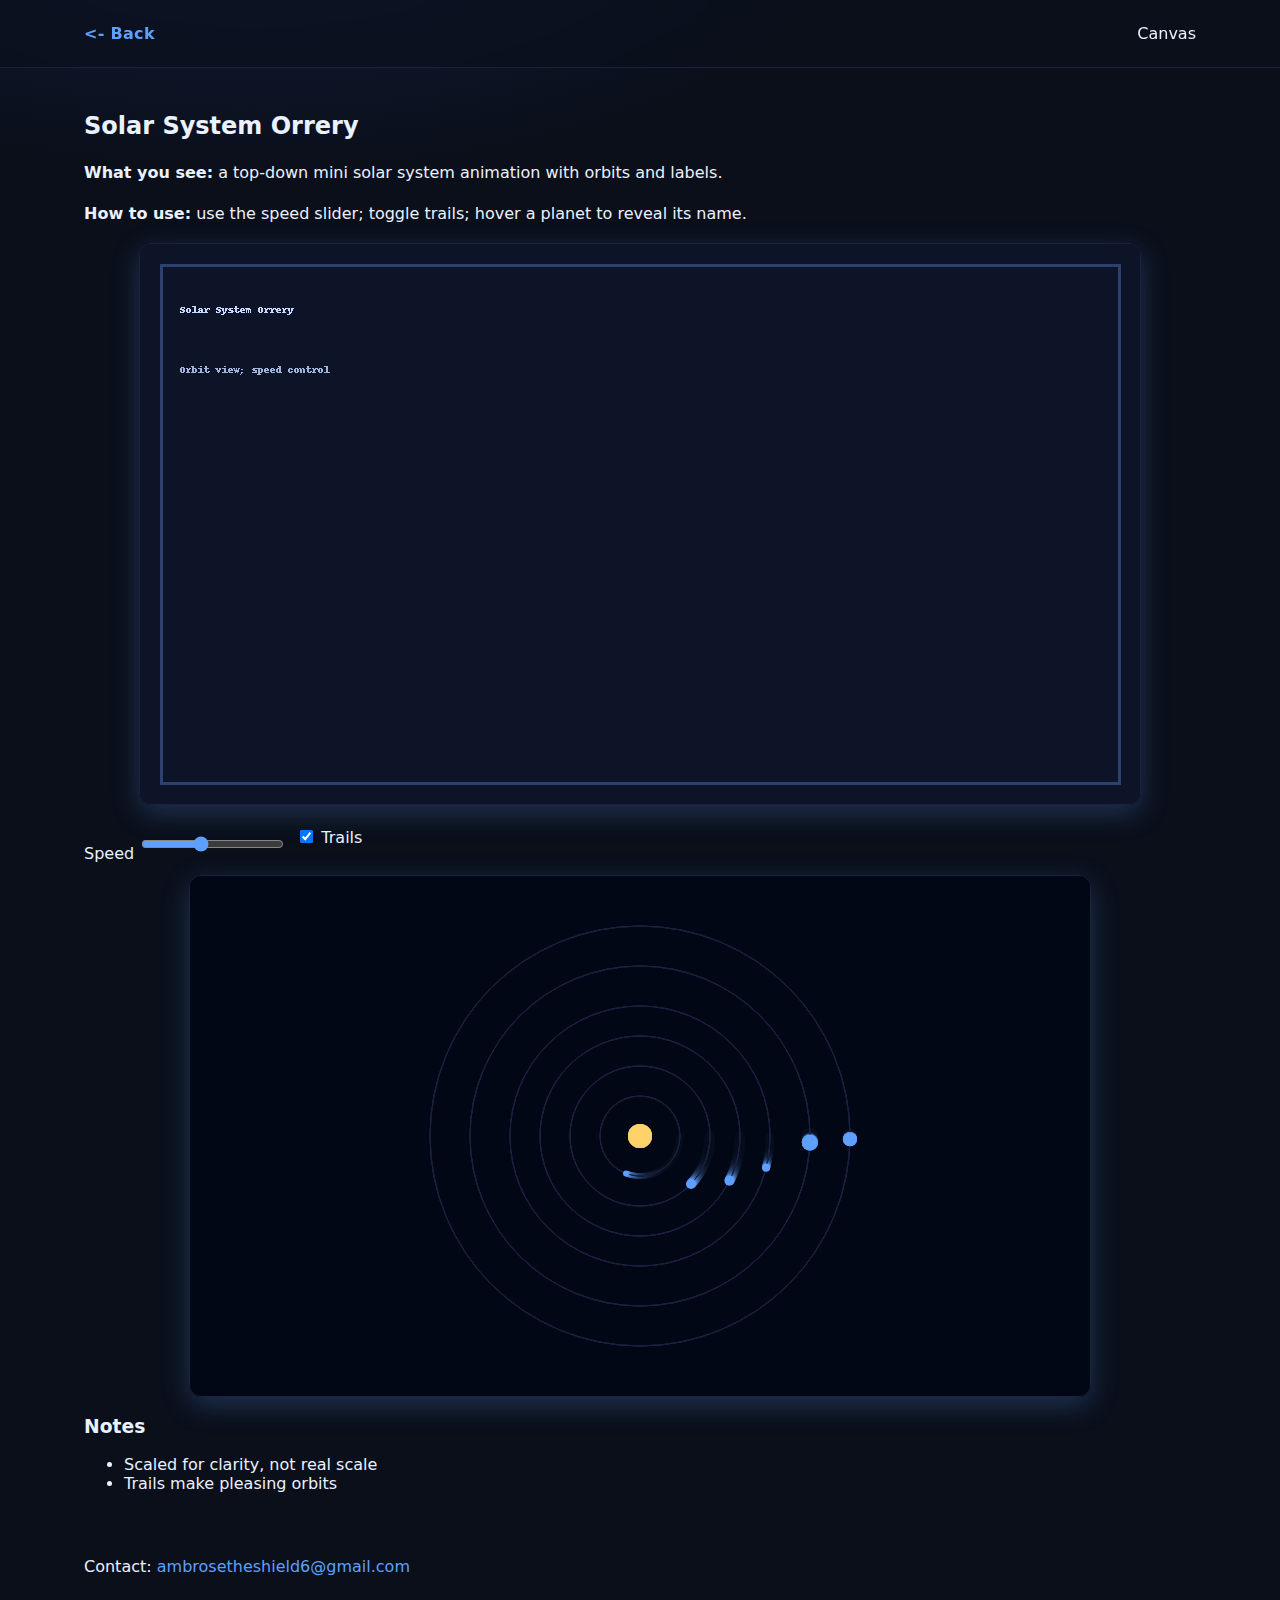
<file: projects/solar_orrery/index.html>
<!doctype html><html lang='en'><head>
<meta charset='utf-8'><meta name='viewport' content='width=device-width, initial-scale=1'>
<title>Solar System Orrery</title><link rel='stylesheet' href='../../assets/css/style.css'></head><body>
<header class='nav'><div class='container'><a class='brand' href='../../index.html'><- Back</a><div class='badge'>Canvas</div></div></header>
<section class='container prose'>
  <h2>Solar System Orrery</h2>
  <p><strong>What you see:</strong> a top-down mini solar system animation with orbits and labels.</p>
  <p><strong>How to use:</strong> use the speed slider; toggle trails; hover a planet to reveal its name.</p>
  <div class='center'><img src='../../assets/images/preview_orrery.png' alt='Preview' class='img-frame' style='max-width:100%;height:auto;margin-bottom:10px'></div>
  
  <div class='center'><canvas id='orr' width='900' height='520' class='img-frame'></canvas></div>
  <h3>Notes</h3>
  <ul><li>Scaled for clarity, not real scale</li><li>Trails make pleasing orbits</li></ul>
</section>
<footer><div class='container'>Contact: <a href='mailto:ambrosetheshield6@gmail.com'>ambrosetheshield6@gmail.com</a></div></footer>
<script>
const cv=document.getElementById('orr'), ctx=cv.getContext('2d');
function makeControls(){
  const wrap=document.createElement('div'); wrap.className='controls';
  wrap.innerHTML = [
    "Speed <input id='spd' type='range' min='0' max='3' step='0.05' value='1.2'>",
    "<label><input id='trails' type='checkbox' checked> Trails</label>"
  ].map(s=> s.startsWith('Speed')? "<label>"+s+"</label>": s ).join("");
  document.querySelector('.prose').insertBefore(wrap, document.querySelector('.prose').children[4]);
}
makeControls();
const spd=document.getElementById('spd'), trails=document.getElementById('trails');
const planets=[
  {name:'Mercury', r:40, size:3, period:88},
  {name:'Venus',   r:70, size:5, period:225},
  {name:'Earth',   r:100,size:5, period:365},
  {name:'Mars',    r:130,size:4, period:687},
  {name:'Jupiter', r:170,size:8, period:4333},
  {name:'Saturn',  r:210,size:7, period:10759}
];
let t=0; cv.addEventListener('mousemove', e=>{const r=cv.getBoundingClientRect(); mx=e.clientX-r.left; my=e.clientY-r.top;}); let mx=-1,my=-1;
function step(){ t += (+spd.value)*0.5; }
function draw(){
  if(!trails.checked){ ctx.clearRect(0,0,cv.width,cv.height); } else { ctx.fillStyle='rgba(10,15,26,0.15)'; ctx.fillRect(0,0,cv.width,cv.height); }
  ctx.save(); ctx.translate(cv.width/2, cv.height/2);
  ctx.fillStyle='#ffd26a'; ctx.beginPath(); ctx.arc(0,0,12,0,6.283); ctx.fill();
  planets.forEach(p=>{
    ctx.strokeStyle='#1a2240'; ctx.beginPath(); ctx.arc(0,0,p.r,0,6.283); ctx.stroke();
    const ang = (t/p.period)*6.283;
    const x = Math.cos(ang)*p.r, y=Math.sin(ang)*p.r;
    const hovered = Math.hypot((cv.width/2+x)-mx,(cv.height/2+y)-my) < (p.size+6);
    ctx.fillStyle = hovered? '#8fd0ff':'#5ea0ff';
    ctx.beginPath(); ctx.arc(x,y,p.size,0,6.283); ctx.fill();
    if(hovered){ ctx.fillStyle='#cfe1ff'; ctx.fillText(p.name, x+8,y-8); }
  });
  ctx.restore();
}
function loop(){ step(); draw(); requestAnimationFrame(loop); } loop();
</script>
</body></html>
</file>
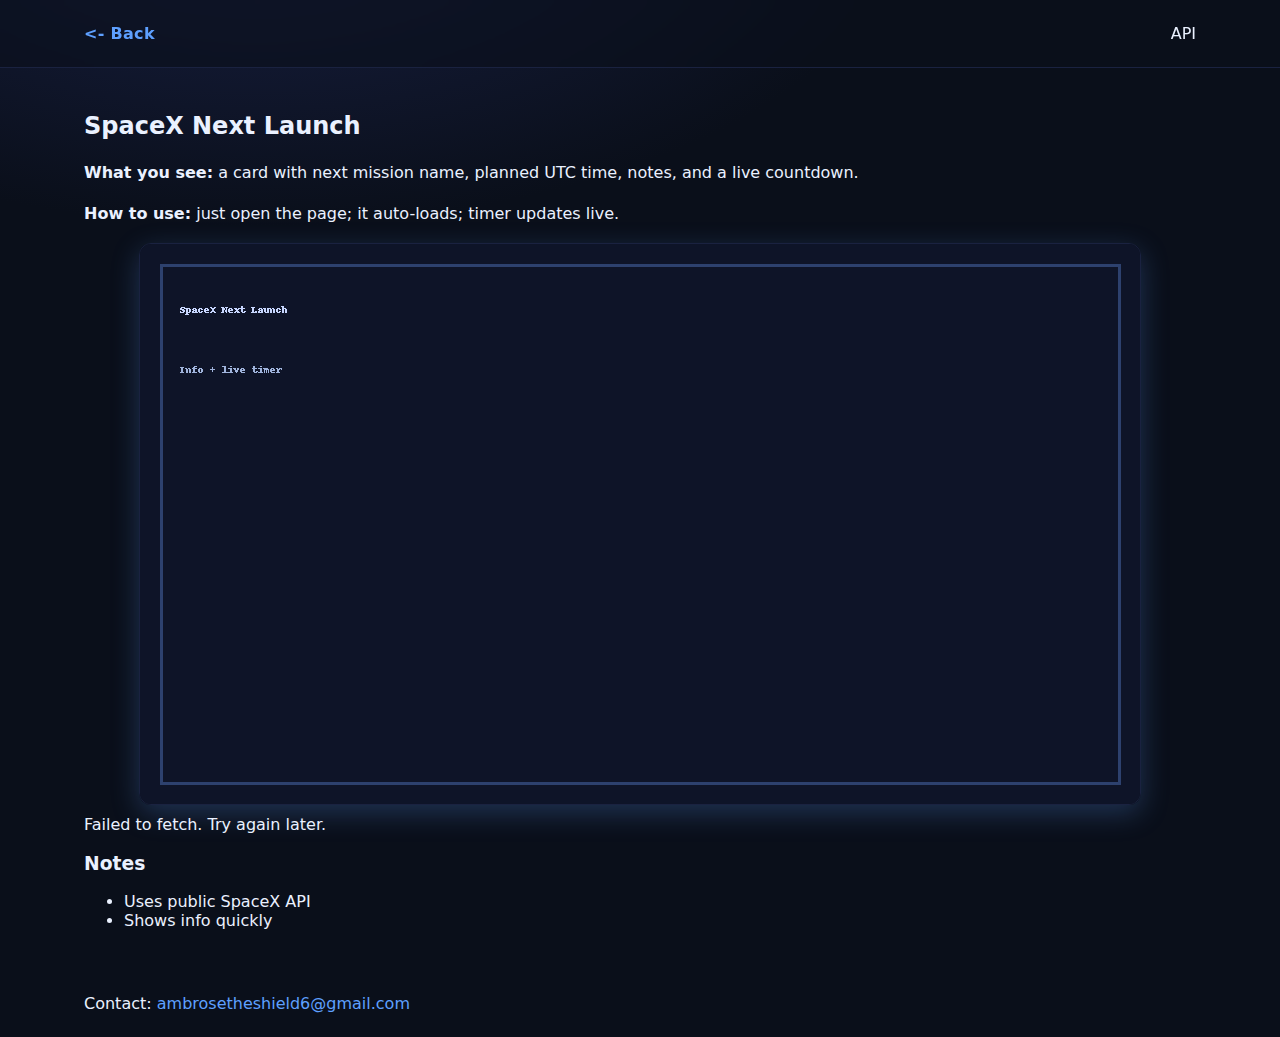
<file: projects/spacex_launch/index.html>
<!doctype html><html lang='en'><head>
<meta charset='utf-8'><meta name='viewport' content='width=device-width, initial-scale=1'>
<title>SpaceX Next Launch</title><link rel='stylesheet' href='../../assets/css/style.css'></head><body>
<header class='nav'><div class='container'><a class='brand' href='../../index.html'><- Back</a><div class='badge'>API</div></div></header>
<section class='container prose'>
  <h2>SpaceX Next Launch</h2>
  <p><strong>What you see:</strong> a card with next mission name, planned UTC time, notes, and a live countdown.</p>
  <p><strong>How to use:</strong> just open the page; it auto-loads; timer updates live.</p>
  <div class='center'><img src='../../assets/images/preview_spx.png' alt='Preview' class='img-frame' style='max-width:100%;height:auto;margin-bottom:10px'></div>
  
  <div id='out' class='prose'>Loading...</div>
  <h3>Notes</h3>
  <ul><li>Uses public SpaceX API</li><li>Shows info quickly</li></ul>
</section>
<footer><div class='container'>Contact: <a href='mailto:ambrosetheshield6@gmail.com'>ambrosetheshield6@gmail.com</a></div></footer>
<script>
async function getJSON(url){ const r=await fetch(url); if(!r.ok) throw new Error('HTTP '+r.status); return r.json();}
let t0=null;
async function load(){
  const out=document.getElementById('out'); out.textContent='Loading...';
  try{
    const next=await getJSON('https://api.spacexdata.com/v4/launches/next');
    t0=new Date(next.date_utc).getTime();
    out.innerHTML = '<p><strong>'+next.name+'</strong></p><p><small class="mono">'+next.date_utc+'</small></p><p>'+(next.details||'')+'</p><p id="cd" class="kpi"></p>';
  }catch(e){ out.textContent='Failed to fetch. Try again later.'; }
}
function tick(){
  if(!t0){ requestAnimationFrame(tick); return; }
  const now=Date.now(); var d=Math.max(0,Math.floor((t0-now)/1000));
  const h=Math.floor(d/3600); d%=3600; const m=Math.floor(d/60); const s=d%60;
  const cd=document.getElementById('cd'); if(cd) cd.textContent = 'T- '+h+'h '+m+'m '+s+'s';
  requestAnimationFrame(tick);
}
load(); tick();
</script>
</body></html>
</file>
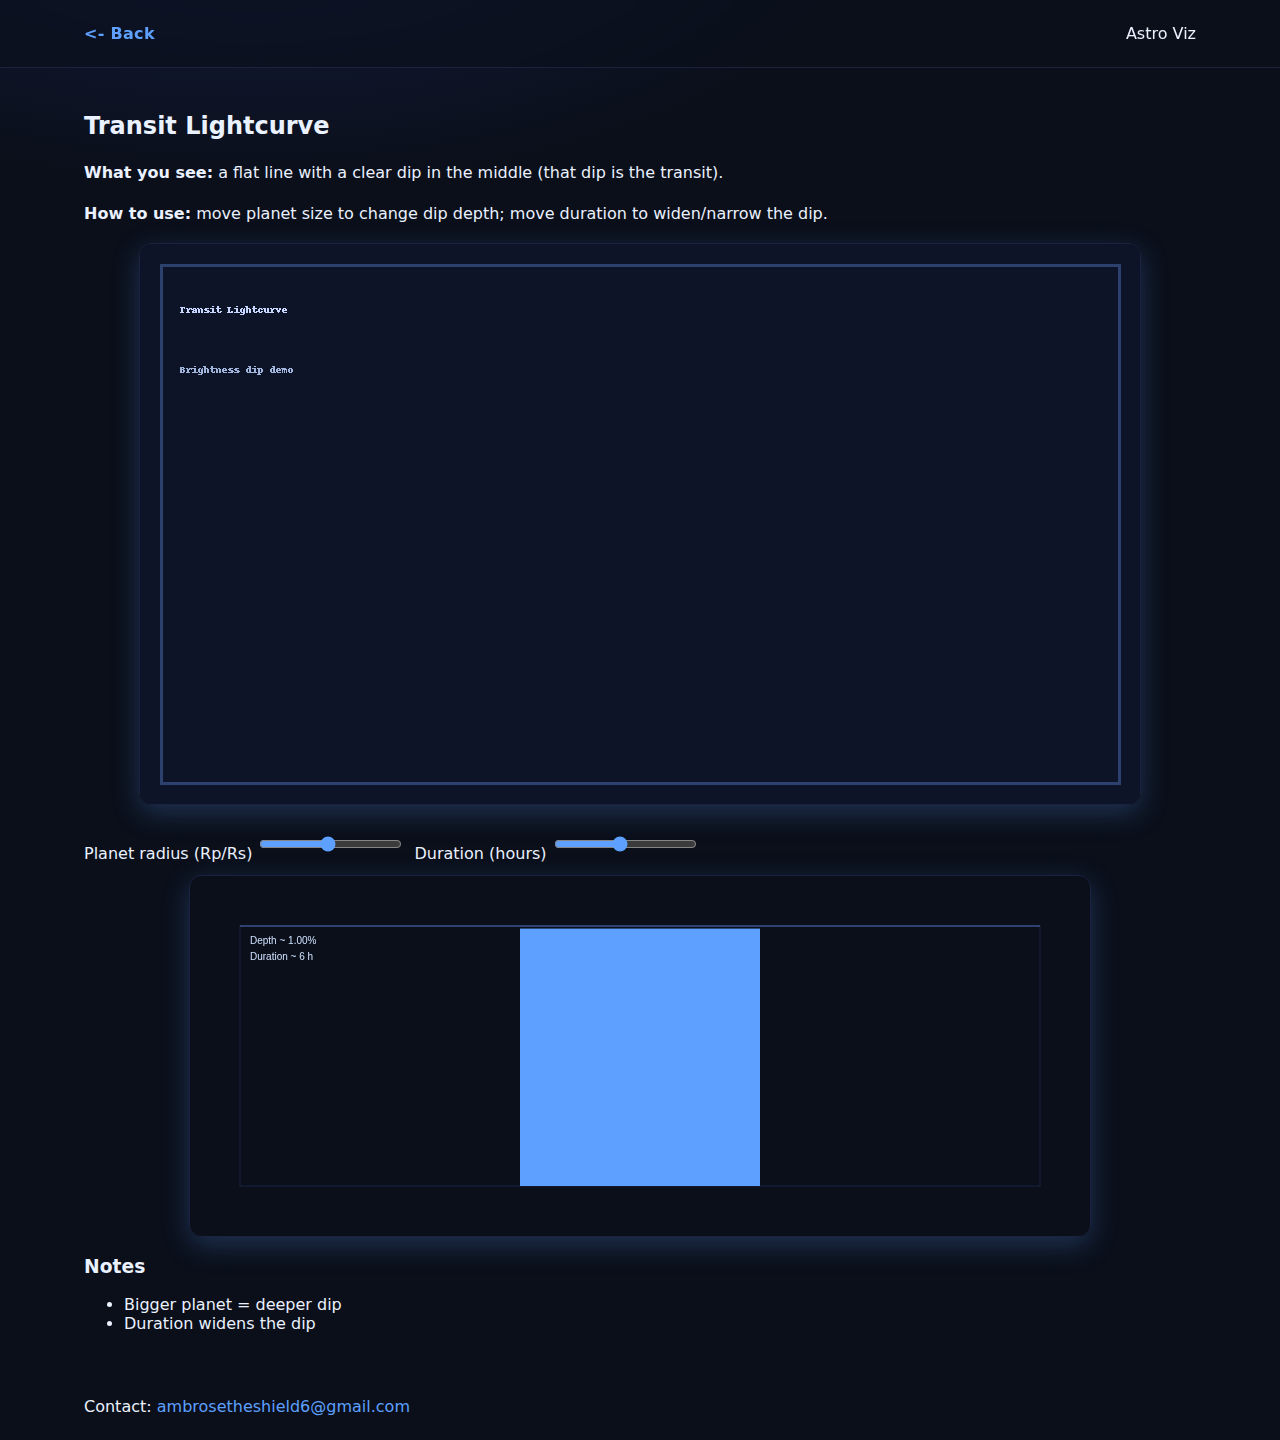
<file: projects/transit_sim/index.html>
<!doctype html><html lang='en'><head>
<meta charset='utf-8'><meta name='viewport' content='width=device-width, initial-scale=1'>
<title>Transit Lightcurve</title><link rel='stylesheet' href='../../assets/css/style.css'></head><body>
<header class='nav'><div class='container'><a class='brand' href='../../index.html'><- Back</a><div class='badge'>Astro Viz</div></div></header>
<section class='container prose'>
  <h2>Transit Lightcurve</h2>
  <p><strong>What you see:</strong> a flat line with a clear dip in the middle (that dip is the transit).</p>
  <p><strong>How to use:</strong> move planet size to change dip depth; move duration to widen/narrow the dip.</p>
  <div class='center'><img src='../../assets/images/preview_transit.png' alt='Preview' class='img-frame' style='max-width:100%;height:auto;margin-bottom:10px'></div>
  
  <div class='center'><canvas id='lc' width='900' height='360' class='img-frame'></canvas></div>
  <h3>Notes</h3>
  <ul><li>Bigger planet = deeper dip</li><li>Duration widens the dip</li></ul>
</section>
<footer><div class='container'>Contact: <a href='mailto:ambrosetheshield6@gmail.com'>ambrosetheshield6@gmail.com</a></div></footer>
<script>
const cv=document.getElementById('lc'), ctx=cv.getContext('2d'); 
function makeControls(){
  const wrap=document.createElement('div'); wrap.className='controls';
  wrap.innerHTML = [
    "Planet radius (Rp/Rs) <input id='rp' type='range' min='0.01' max='0.2' step='0.005' value='0.1'>",
    "Duration (hours) <input id='dur' type='range' min='1' max='12' step='0.5' value='6'>"
  ].map(s=>"<label>"+s+"</label>").join("");
  document.querySelector('.prose').insertBefore(wrap, document.querySelector('.prose').children[4]);
}
makeControls();
const rp=document.getElementById('rp'), dur=document.getElementById('dur');
function draw(){
  const depth = Math.pow(+rp.value,2), duration = +dur.value;
  ctx.clearRect(0,0,cv.width,cv.height);
  const pad=50,w=cv.width-2*pad,h=cv.height-2*pad;
  ctx.strokeStyle='#1a2240'; ctx.strokeRect(pad,pad,w,h);
  const y1 = pad + (1-1.0)*h; ctx.strokeStyle='#4f6fb2'; ctx.beginPath(); ctx.moveTo(pad,y1); ctx.lineTo(pad+w,y1); ctx.stroke();
  const dip = 1.0 - depth, x0 = pad + w*0.35, x1 = pad + w*0.65, y0 = pad + (1-dip)*h;
  ctx.fillStyle='#5ea0ff'; ctx.fillRect(x0,y0,(x1-x0), (pad+h - y0));
  ctx.fillStyle='#cfe1ff'; ctx.fillText('Depth ~ '+(depth*100).toFixed(2)+'%', pad+10, pad+18);
  ctx.fillText('Duration ~ '+duration+' h', pad+10, pad+34);
}
[rp,dur].forEach(e=>e.addEventListener('input',draw)); draw();
</script>
</body></html>
</file>
<file: assets/css/style.css>
:root{
  --bg:#0a0f1a; --panel:#0f1526; --ink:#eaf1ff; --muted:#a9b7dd;
  --accent:#5ea0ff; --border:#1a2240; --glow:0 8px 28px rgba(94,160,255,.25);
  --card:#0f1526; --card-ink:#d7e1ff;
}
:root.light{
  --bg:#ffffff; --panel:#f7f9ff; --ink:#0b1020; --muted:#3a4b7a;
  --accent:#2e5cff; --border:#d6def8; --card:#ffffff; --card-ink:#1d2847;
}
*{box-sizing:border-box}
html,body{margin:0;padding:0;background:radial-gradient(1200px 600px at 20% -10%, #182044 0%, var(--bg) 55%);
color:var(--ink);font-family:Inter,system-ui,-apple-system,Segoe UI,Roboto,Arial,sans-serif}
a{color:var(--accent);text-decoration:none}
a:hover{text-decoration:underline}
.container{max-width:1160px;margin:0 auto;padding:24px}
header.nav{position:sticky;top:0;z-index:10;background:rgba(10,15,26,.6);backdrop-filter:blur(8px);border-bottom:1px solid var(--border)}
header.nav .container{display:flex;align-items:center;justify-content:space-between}
.brand{font-weight:800;letter-spacing:.3px}
.btn{display:inline-block;padding:10px 14px;border-radius:12px;background:#12295a;border:1px solid var(--border);color:#cfe1ff}
.btn:hover{background:#17306b}
.hero{padding:64px 24px 24px}
.hero h1{margin:0 0 8px;font-size:32px}
.hero p{color:var(--muted);max-width:880px}
.grid{display:grid;grid-template-columns:repeat(auto-fit,minmax(260px,1fr));gap:16px}
.card{display:block;background:var(--card);border:1px solid var(--border);border-radius:18px;padding:14px;box-shadow:var(--glow);
transition:transform .15s ease, box-shadow .15s ease}
.card:hover{transform:translateY(-4px);box-shadow:0 18px 40px rgba(0,0,0,.30)}
.card img{width:100%;height:140px;object-fit:cover;border-radius:12px;border:1px solid var(--border);background:#0a0f1a;margin-bottom:8px}
.card h3{margin:6px 0 4px;color:#d7e1ff}
.card p{margin:0;color:#a9b7dd}
.prose p{line-height:1.6}
.img-frame{border:1px solid var(--border);border-radius:12px;overflow:hidden;box-shadow:var(--glow)}
.center{display:flex;justify-content:center}
.controls{display:flex;flex-wrap:wrap;gap:10px;margin:12px 0}
input[type="range"], input[type="number"], input[type="text"]{accent-color:var(--accent);padding:6px;border-radius:8px;border:1px solid var(--border);background:#0f1526;color:#eaf1ff}
select{background:#0f1526;color:#eaf1ff;border:1px solid var(--border);border-radius:8px;padding:6px}
textarea{width:100%;border-radius:12px;border:1px solid var(--border);background:#0c1327;color:#cfe1ff;padding:10px}
.kpi{display:inline-block;margin-right:14px;padding:4px 10px;border-radius:999px;background:#0c1327;border:1px solid var(--border);color:#cfe1ff;font-size:12px}
small.mono{font-family:ui-monospace,Menlo,Consolas,monospace;opacity:.8}
</file>
